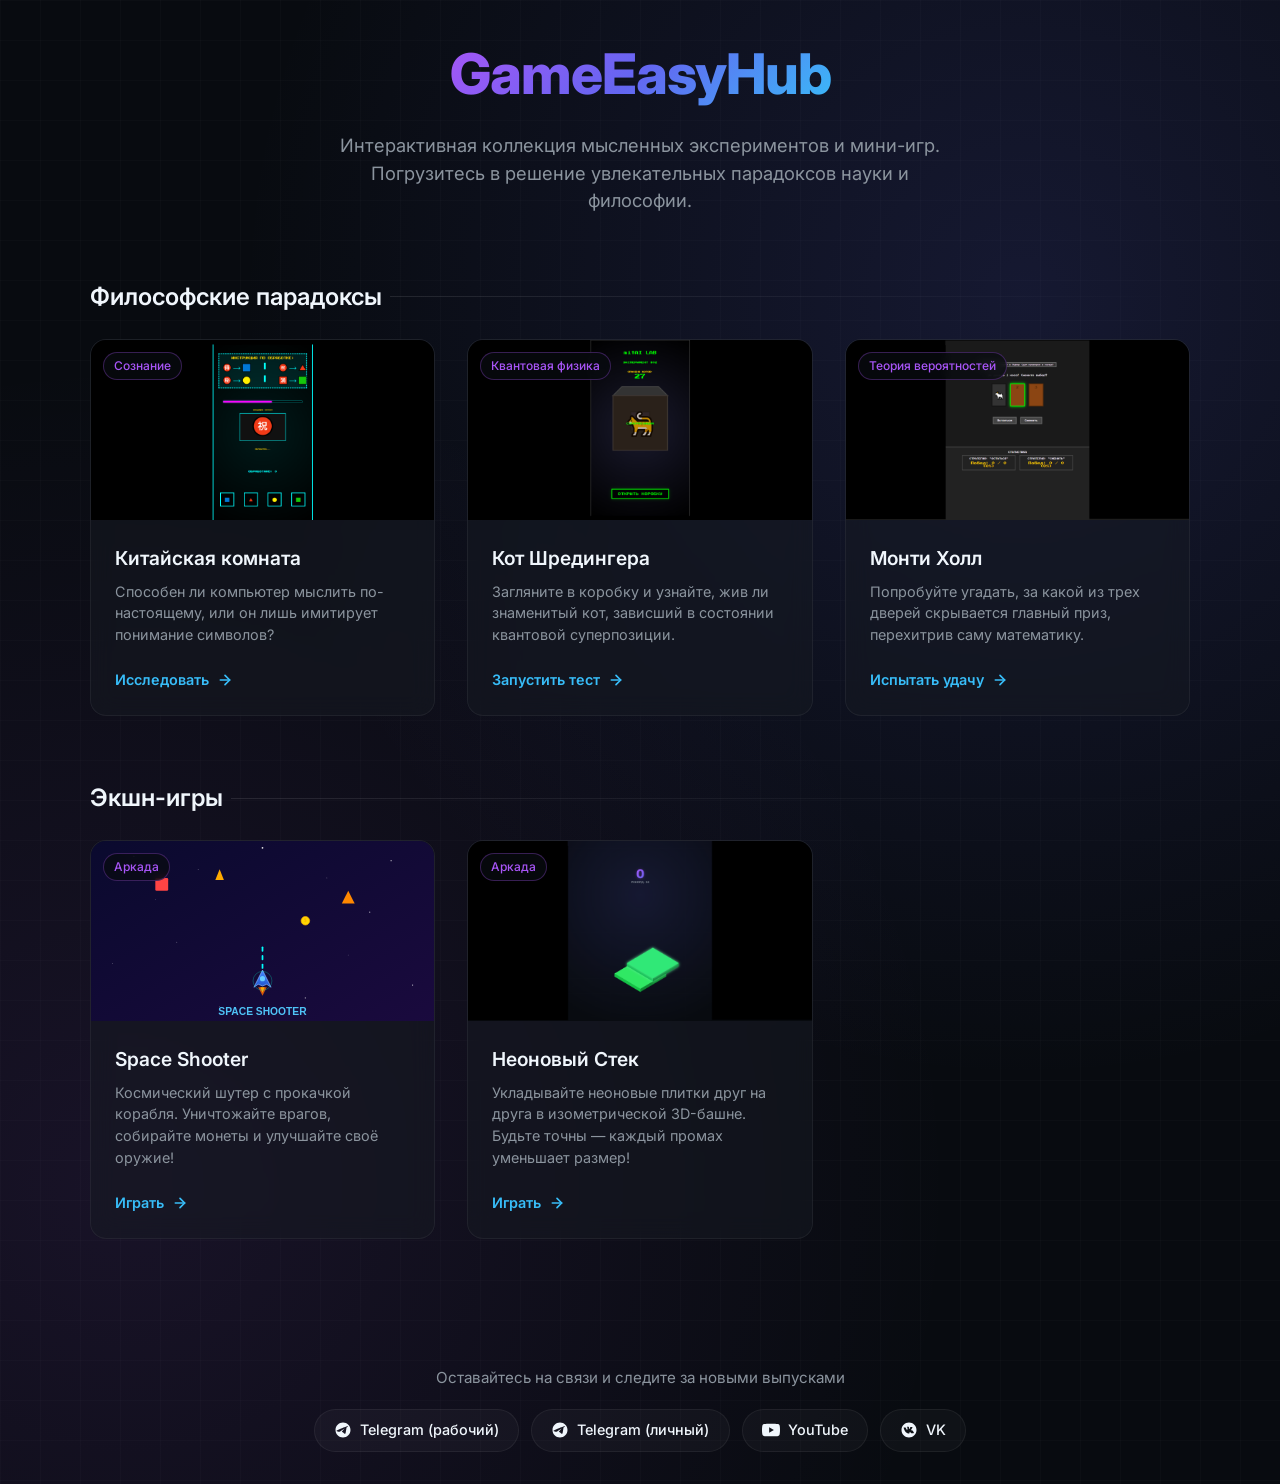
<file: index.html>
<!DOCTYPE html>
<html lang="ru">
<head>
  <meta charset="UTF-8">
  <meta name="viewport" content="width=device-width, initial-scale=1.0">
  <title>GameEasyHub – Мини‑игры</title>
  <link href="https://fonts.googleapis.com/css2?family=Inter:wght@400;500;600;800&display=swap" rel="stylesheet">
  <style>
    :root {
      --bg: #080b10;
      --card-bg: rgba(22, 27, 34, 0.5);
      --card-border: rgba(255, 255, 255, 0.06);
      --text-main: #f0f6fc;
      --text-muted: #8b949e;
      --accent-primary: #58a6ff;
      --accent-gradient: linear-gradient(135deg, #a855f7, #6366f1, #38bdf8);
      --transition: all 0.3s cubic-bezier(0.4, 0, 0.2, 1);
    }

    * {
      box-sizing: border-box;
      margin: 0;
      padding: 0;
    }

    body {
      font-family: 'Inter', sans-serif;
      background-color: var(--bg);
      background-image: 
        radial-gradient(circle at 80% 20%, rgba(99, 102, 241, 0.15), transparent 50%),
        radial-gradient(circle at 10% 80%, rgba(168, 85, 247, 0.1), transparent 50%),
        linear-gradient(rgba(255, 255, 255, 0.015) 1px, transparent 1px),
        linear-gradient(90deg, rgba(255, 255, 255, 0.015) 1px, transparent 1px);
      background-size: 100% 100%, 100% 100%, 40px 40px, 40px 40px;
      color: var(--text-main);
      min-height: 100vh;
      display: flex;
      flex-direction: column;
      justify-content: space-between;
      line-height: 1.5;
      padding: 2rem 1rem;
    }

    /* Стилизация скроллбара */
    ::-webkit-scrollbar {
      width: 8px;
    }
    ::-webkit-scrollbar-track {
      background: var(--bg);
    }
    ::-webkit-scrollbar-thumb {
      background: rgba(255, 255, 255, 0.1);
      border-radius: 4px;
    }
    ::-webkit-scrollbar-thumb:hover {
      background: rgba(255, 255, 255, 0.2);
    }

    .container {
      max-width: 1100px;
      width: 100%;
      margin: 0 auto;
    }

    /* Шапка сайта */
    header {
      text-align: center;
      margin-bottom: 4rem;
    }

    .logo {
      font-size: clamp(2.5rem, 6vw, 3.5rem);
      font-weight: 800;
      letter-spacing: -1px;
      background: var(--accent-gradient);
      -webkit-background-clip: text;
      -webkit-text-fill-color: transparent;
      margin-bottom: 1rem;
      display: inline-block;
    }

    .subtitle {
      color: var(--text-muted);
      font-size: clamp(1rem, 2.5vw, 1.15rem);
      max-width: 600px;
      margin: 0 auto;
    }

    /* Категории и Сетка */
    .category-section {
      margin-bottom: 4rem;
    }

    .category-title {
      font-size: 1.5rem;
      font-weight: 600;
      margin-bottom: 1.5rem;
      display: flex;
      align-items: center;
      gap: 0.5rem;
    }

    .category-title::after {
      content: '';
      flex: 1;
      height: 1px;
      background: linear-gradient(90deg, rgba(255, 255, 255, 0.1), transparent);
    }

    .games-grid {
      display: grid;
      grid-template-columns: repeat(auto-fill, minmax(280px, 1fr));
      gap: 2rem;
    }

    /* Карточка игры */
    .game-card {
      background: var(--card-bg);
      border: 1px solid var(--card-border);
      border-radius: 16px;
      overflow: hidden;
      backdrop-filter: blur(12px);
      -webkit-backdrop-filter: blur(12px);
      transition: var(--transition);
      display: flex;
      flex-direction: column;
    }

    .game-card:hover {
      transform: translateY(-6px);
      border-color: rgba(168, 85, 247, 0.4);
      box-shadow: 0 12px 30px -10px rgba(168, 85, 247, 0.3);
    }

    .game-card a {
      text-decoration: none;
      color: inherit;
      display: flex;
      flex-direction: column;
      height: 100%;
    }

    .image-container {
      position: relative;
      height: 180px;
      overflow: hidden;
      background: #101520;
    }

    .image-container img {
      width: 100%;
      height: 100%;
      object-fit: cover;
      transition: var(--transition);
    }

    .game-card:hover .image-container img {
      transform: scale(1.05);
    }

    /* Ярлык на картинке */
    .badge {
      position: absolute;
      top: 12px;
      left: 12px;
      background: rgba(8, 11, 16, 0.75);
      backdrop-filter: blur(4px);
      padding: 4px 10px;
      border-radius: 20px;
      font-size: 0.75rem;
      font-weight: 500;
      color: #a855f7;
      border: 1px solid rgba(168, 85, 247, 0.3);
    }

    .card-body {
      padding: 1.5rem;
      display: flex;
      flex-direction: column;
      flex-grow: 1;
    }

    .card-title {
      font-size: 1.2rem;
      font-weight: 600;
      margin-bottom: 0.5rem;
      color: var(--text-main);
      transition: var(--transition);
    }

    .game-card:hover .card-title {
      color: #38bdf8;
    }

    .card-desc {
      font-size: 0.9rem;
      color: var(--text-muted);
      margin-bottom: 1.5rem;
      flex-grow: 1;
    }

    .play-label {
      font-size: 0.9rem;
      font-weight: 600;
      color: #38bdf8;
      display: flex;
      align-items: center;
      gap: 0.5rem;
      margin-top: auto;
    }

    .play-label svg {
      transition: var(--transition);
    }

    .game-card:hover .play-label svg {
      transform: translateX(4px);
    }

    /* Социальные сети */
    .social-section {
      text-align: center;
      margin-top: auto;
      padding-top: 4rem;
    }

    .social-section p {
      color: var(--text-muted);
      font-size: 0.95rem;
      margin-bottom: 1.2rem;
    }

    .social-links {
      display: flex;
      flex-wrap: wrap;
      justify-content: center;
      gap: 0.75rem;
    }

    .social-btn {
      display: flex;
      align-items: center;
      gap: 0.5rem;
      background: rgba(255, 255, 255, 0.03);
      border: 1px solid var(--card-border);
      padding: 0.6rem 1.2rem;
      border-radius: 30px;
      color: var(--text-main);
      text-decoration: none;
      font-size: 0.9rem;
      font-weight: 500;
      transition: var(--transition);
    }

    .social-btn svg {
      width: 18px;
      height: 18px;
      fill: currentColor;
    }

    /* Индивидуальные стили при наведении на соц. сети */
    .social-btn.tg-paradox:hover {
      background: rgba(34, 158, 217, 0.15);
      border-color: #229ED9;
      color: #229ED9;
    }
    .social-btn.tg-blog:hover {
      background: rgba(0, 136, 204, 0.15);
      border-color: #0088cc;
      color: #0088cc;
    }
    .social-btn.yt:hover {
      background: rgba(255, 0, 0, 0.15);
      border-color: #ff0000;
      color: #ff0000;
    }
    .social-btn.vk:hover {
      background: rgba(7, 102, 237, 0.15);
      border-color: #0766ed;
      color: #0766ed;
    }

    @media (max-width: 600px) {
      body {
        padding: 1.5rem 0.75rem;
      }
      .games-grid {
        grid-template-columns: 1fr;
      }
    }
  </style>
</head>
<body>
  <div class="container">
    <header>
      <h1 class="logo">GameEasyHub</h1>
      <p class="subtitle">Интерактивная коллекция мысленных экспериментов и мини-игр. Погрузитесь в решение увлекательных парадоксов науки и философии.</p>
    </header>

    <main>
      <section class="category-section">
        <h2 class="category-title">Философские парадоксы</h2>
        
        <div class="games-grid">
          <!-- Карточка 1 -->
          <div class="game-card">
            <a href="paradox_game/Китайская комната.html" target="_blank">
              <div class="image-container">
                <span class="badge">Сознание</span>
                <img src="img/chinese_room.png" alt="Китайская комната">
              </div>
              <div class="card-body">
                <h3 class="card-title">Китайская комната</h3>
                <p class="card-desc">Способен ли компьютер мыслить по-настоящему, или он лишь имитирует понимание символов?</p>
                <span class="play-label">
                  Исследовать
                  <svg width="16" height="16" viewBox="0 0 24 24" fill="none" stroke="currentColor" stroke-width="2.5" stroke-linecap="round" stroke-linejoin="round"><line x1="5" y1="12" x2="19" y2="12"></line><polyline points="12 5 19 12 12 19"></polyline></svg>
                </span>
              </div>
            </a>
          </div>

          <!-- Карточка 2 -->
          <div class="game-card">
            <a href="paradox_game/Кот Шредингера.html" target="_blank">
              <div class="image-container">
                <span class="badge">Квантовая физика</span>
                <img src="img/schrodinger_cat.png" alt="Кот Шредингера">
              </div>
              <div class="card-body">
                <h3 class="card-title">Кот Шредингера</h3>
                <p class="card-desc">Загляните в коробку и узнайте, жив ли знаменитый кот, зависший в состоянии квантовой суперпозиции.</p>
                <span class="play-label">
                  Запустить тест
                  <svg width="16" height="16" viewBox="0 0 24 24" fill="none" stroke="currentColor" stroke-width="2.5" stroke-linecap="round" stroke-linejoin="round"><line x1="5" y1="12" x2="19" y2="12"></line><polyline points="12 5 19 12 12 19"></polyline></svg>
                </span>
              </div>
            </a>
          </div>

          <!-- Карточка 3 -->
          <div class="game-card">
            <a href="paradox_game/Монти Холл.html" target="_blank">
              <div class="image-container">
                <span class="badge">Теория вероятностей</span>
                <img src="img/monty_hall.png" alt="Монти Холл">
              </div>
              <div class="card-body">
                <h3 class="card-title">Монти Холл</h3>
                <p class="card-desc">Попробуйте угадать, за какой из трех дверей скрывается главный приз, перехитрив саму математику.</p>
                <span class="play-label">
                  Испытать удачу
                  <svg width="16" height="16" viewBox="0 0 24 24" fill="none" stroke="currentColor" stroke-width="2.5" stroke-linecap="round" stroke-linejoin="round"><line x1="5" y1="12" x2="19" y2="12"></line><polyline points="12 5 19 12 12 19"></polyline></svg>
                </span>
              </div>
            </a>
          </div>
        </div>
      </section>

      <section class="category-section">
        <h2 class="category-title">Экшн-игры</h2>
        
        <div class="games-grid">
          <!-- Карточка Space Shooter -->
          <div class="game-card">
            <a href="space_shooter/index.html" target="_blank">
              <div class="image-container">
                <span class="badge">Аркада</span>
                <img src="img/space_shooter.svg" alt="Space Shooter">
              </div>
              <div class="card-body">
                <h3 class="card-title">Space Shooter</h3>
                <p class="card-desc">Космический шутер с прокачкой корабля. Уничтожайте врагов, собирайте монеты и улучшайте своё оружие!</p>
                <span class="play-label">
                  Играть
                  <svg width="16" height="16" viewBox="0 0 24 24" fill="none" stroke="currentColor" stroke-width="2.5" stroke-linecap="round" stroke-linejoin="round"><line x1="5" y1="12" x2="19" y2="12"></line><polyline points="12 5 19 12 12 19"></polyline></svg>
                </span>
              </div>
            </a>
          </div>
          <!-- Карточка Стек -->
          <div class="game-card">
            <a href="simple_game/Стек.html" target="_blank">
              <div class="image-container">
                <span class="badge">Аркада</span>
                <img src="img/stak.png" alt="Неоновый Стек">
              </div>
              <div class="card-body">
                <h3 class="card-title">Неоновый Стек</h3>
                <p class="card-desc">Укладывайте неоновые плитки друг на друга в изометрической 3D-башне. Будьте точны — каждый промах уменьшает размер!</p>
                <span class="play-label">
                  Играть
                  <svg width="16" height="16" viewBox="0 0 24 24" fill="none" stroke="currentColor" stroke-width="2.5" stroke-linecap="round" stroke-linejoin="round"><line x1="5" y1="12" x2="19" y2="12"></line><polyline points="12 5 19 12 12 19"></polyline></svg>
                </span>
              </div>
            </a>
          </div>
        </div>
      </section>
    </main>

    <footer class="social-section">
      <p>Оставайтесь на связи и следите за новыми выпусками</p>
      <div class="social-links">
        <a href="https://t.me/mitAI_official" target="_blank" class="social-btn tg-paradox">
          <!-- Иконка Telegram -->
          <svg viewBox="0 0 24 24"><path d="M12 2C6.48 2 2 6.48 2 12s4.48 10 10 10 10-4.48 10-10S17.52 2 12 2zm4.64 6.8c-.15 1.58-.8 5.42-1.13 7.19-.14.75-.42 1-.68 1.03-.58.05-1.02-.38-1.58-.75-.88-.58-1.38-.94-2.23-1.5-.99-.65-.35-1.01.22-1.59.15-.15 2.71-2.48 2.76-2.69.01-.03.01-.14-.07-.2-.08-.06-.19-.04-.27-.02-.11.02-1.93 1.23-5.46 3.62-.51.35-.98.53-1.39.51-.46-.01-1.35-.26-2.01-.48-.81-.27-1.46-.42-1.4-.88.03-.24.38-.49 1.04-.74 4.07-1.77 6.79-2.94 8.16-3.5 3.89-1.61 4.7-1.89 5.23-1.9.11 0 .37.03.54.17.14.12.18.28.2.45-.02.07-.02.19-.02.26z"/></svg>
          Telegram (рабочий)
        </a>
        <a href="https://t.me/lingvoaichanel" target="_blank" class="social-btn tg-blog">
          <!-- Иконка Telegram -->
          <svg viewBox="0 0 24 24"><path d="M12 2C6.48 2 2 6.48 2 12s4.48 10 10 10 10-4.48 10-10S17.52 2 12 2zm4.64 6.8c-.15 1.58-.8 5.42-1.13 7.19-.14.75-.42 1-.68 1.03-.58.05-1.02-.38-1.58-.75-.88-.58-1.38-.94-2.23-1.5-.99-.65-.35-1.01.22-1.59.15-.15 2.71-2.48 2.76-2.69.01-.03.01-.14-.07-.2-.08-.06-.19-.04-.27-.02-.11.02-1.93 1.23-5.46 3.62-.51.35-.98.53-1.39.51-.46-.01-1.35-.26-2.01-.48-.81-.27-1.46-.42-1.4-.88.03-.24.38-.49 1.04-.74 4.07-1.77 6.79-2.94 8.16-3.5 3.89-1.61 4.7-1.89 5.23-1.9.11 0 .37.03.54.17.14.12.18.28.2.45-.02.07-.02.19-.02.26z"/></svg>
          Telegram (личный)
        </a>
        <a href="https://www.youtube.com/@mitAI_official" target="_blank" class="social-btn yt">
          <!-- Иконка YouTube -->
          <svg viewBox="0 0 24 24"><path d="M23.498 6.163a3.003 3.003 0 0 0-2.11-2.11C19.517 3.545 12 3.545 12 3.545s-7.516 0-9.387.507a3.003 3.003 0 0 0-2.11 2.11C0 8.033 0 12 0 12s0 3.967.502 5.837a3.003 3.003 0 0 0 2.11 2.11c1.871.507 9.387.507 9.387.507s7.517 0 9.387-.507a3.003 3.003 0 0 0 2.11-2.11C24 15.967 24 12 24 12s0-3.967-.502-5.837zM9.545 15.568V8.432L15.818 12l-6.273 3.568z"/></svg>
          YouTube
        </a>
        <a href="https://vk.com/mitai_official" target="_blank" class="social-btn vk">
          <!-- Иконка VK -->
          <svg viewBox="0 0 24 24"><path d="M22 12c0-5.52-4.48-10-10-10S2 6.48 2 12s4.48 10 10 10 10-4.48 10-10zm-3.66 3.16c.15.28.15.52 0 .76-.15.2-.5.36-1.02.36h-1.63c-.47 0-.87-.14-1.08-.41-.45-.55-.99-1.32-1.34-1.32-.15 0-.29.07-.37.21-.13.25-.13.68-.13.97v.29c0 .4-.14.54-.83.54h-.78c-1.68 0-3.15-.99-4.14-2.48-1.49-2.22-2.11-4.72-2.11-4.99 0-.23.09-.44.49-.44h1.64c.36 0 .49.16.58.4.3.73.81 1.93 1.41 2.45.18.16.36.27.53.27.1 0 .19-.03.26-.1.2-.21.2-1.12.2-1.54v-.83c0-.62-.18-.89-.73-.89-.28 0-.36-.05-.24-.26.2-.35.68-.58 1.25-.58h.98c.52 0 .66.27.66.75v1.65c0 .18 0 .39.06.51.13.25.43.32.55.21.36-.32.84-1.49 1.15-2.25.13-.3.35-.43.72-.43h1.64c.48 0 .58.24.48.57-.2.62-.97 2.06-1.55 2.76-.17.21-.22.35-.04.53.13.13.57.56.87.9.56.63 1 .13 1.34.63z"/></svg>
          VK
        </a>
      </div>
    </footer>
  </div>
</body>
</html>
</file>
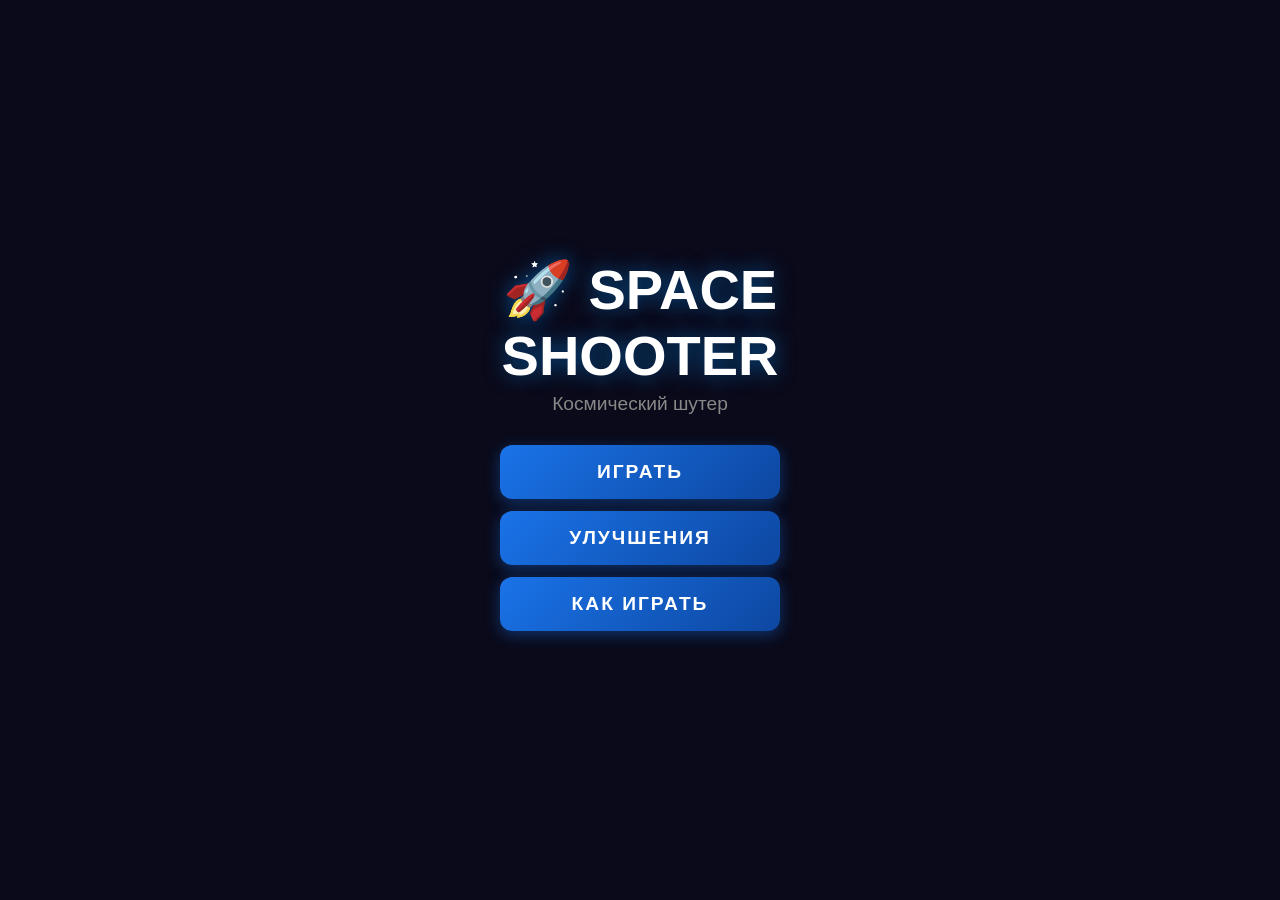
<file: space_shooter/index.html>
<!DOCTYPE html>
<html lang="ru">
<head>
    <meta charset="UTF-8">
    <meta name="viewport" content="width=device-width, initial-scale=1.0, user-scalable=no, maximum-scale=1.0">
    <title>Space Shooter</title>
    <link rel="stylesheet" href="style.css">
</head>
<body>
    <div id="game-wrapper">
        <!-- Меню -->
        <div id="menu-screen" class="screen active">
            <div class="menu-content">
                <h1>🚀 SPACE SHOOTER</h1>
                <p class="subtitle">Космический шутер</p>
                <button class="btn" id="btn-play">ИГРАТЬ</button>
                <button class="btn" id="btn-upgrades">УЛУЧШЕНИЯ</button>
                <button class="btn" id="btn-howto">КАК ИГРАТЬ</button>
            </div>
        </div>

        <!-- Экран улучшений -->
        <div id="upgrades-screen" class="screen">
            <div class="menu-content">
                <h2>🔧 УЛУЧШЕНИЯ</h2>
                <div id="coins-display">⭐ <span id="coins-count">0</span></div>
                <div id="upgrades-list">
                    <div class="upgrade-item" data-upgrade="speed">
                        <span class="upgrade-name">🚀 Скорость</span>
                        <span class="upgrade-level">Ур. <span id="upgrade-speed">1</span></span>
                        <span class="upgrade-cost">💰 <span id="cost-speed">100</span></span>
                        <button class="btn-small" onclick="buyUpgrade('speed')">Купить</button>
                    </div>
                    <div class="upgrade-item" data-upgrade="damage">
                        <span class="upgrade-name">💥 Урон</span>
                        <span class="upgrade-level">Ур. <span id="upgrade-damage">1</span></span>
                        <span class="upgrade-cost">💰 <span id="cost-damage">150</span></span>
                        <button class="btn-small" onclick="buyUpgrade('damage')">Купить</button>
                    </div>
                    <div class="upgrade-item" data-upgrade="fireRate">
                        <span class="upgrade-name">🔫 Скорострельность</span>
                        <span class="upgrade-level">Ур. <span id="upgrade-fireRate">1</span></span>
                        <span class="upgrade-cost">💰 <span id="cost-fireRate">200</span></span>
                        <button class="btn-small" onclick="buyUpgrade('fireRate')">Купить</button>
                    </div>
                    <div class="upgrade-item" data-upgrade="shield">
                        <span class="upgrade-name">🛡️ Щит</span>
                        <span class="upgrade-level">Ур. <span id="upgrade-shield">0</span></span>
                        <span class="upgrade-cost">💰 <span id="cost-shield">300</span></span>
                        <button class="btn-small" onclick="buyUpgrade('shield')">Купить</button>
                    </div>
                    <div class="upgrade-item" data-upgrade="multiShot">
                        <span class="upgrade-name">✨ Мультивыстрел</span>
                        <span class="upgrade-level">Ур. <span id="upgrade-multiShot">1</span></span>
                        <span class="upgrade-cost">💰 <span id="cost-multiShot">500</span></span>
                        <button class="btn-small" onclick="buyUpgrade('multiShot')">Купить</button>
                    </div>
                </div>
                <button class="btn back-btn" onclick="showMenu()">НАЗАД</button>
            </div>
        </div>

        <!-- Экран "Как играть" -->
        <div id="howto-screen" class="screen">
            <div class="menu-content">
                <h2>📖 КАК ИГРАТЬ</h2>
                <div class="howto-text">
                    <p>🖥️ <b>ПК:</b> WASD / Стрелки — движение, Пробел — стрельба</p>
                    <p>📱 <b>Мобильные:</b> Коснись экрана — корабль следует за пальцем, стрельба авто</p>
                    <p>🎯 Уничтожай врагов, собирай монеты и прокачивай корабль!</p>
                    <p>⭐ За каждого врага дают монеты</p>
                    <p>📈 С каждым уровнем враги становятся сильнее</p>
                    <p>💀 3 жизни — не дай врагам прорваться!</p>
                </div>
                <button class="btn back-btn" onclick="showMenu()">НАЗАД</button>
            </div>
        </div>

        <!-- Экран игры -->
        <div id="game-screen" class="screen">
            <canvas id="gameCanvas"></canvas>
            <div id="game-hud">
                <div id="hud-level">Уровень: <span id="level-display">1</span></div>
                <div id="hud-score">⭐ <span id="score-display">0</span></div>
                <div id="hud-lives">❤️ <span id="lives-display">3</span></div>
                <div id="hud-weapon">🔫 <span id="weapon-display">Обычный</span></div>
            </div>
        </div>

        <!-- Game Over -->
        <div id="gameover-screen" class="screen">
            <div class="menu-content">
                <h2>💀 ИГРА ОКОНЧЕНА</h2>
                <p>Счёт: <span id="final-score">0</span></p>
                <p>Уровень: <span id="final-level">1</span></p>
                <p>Заработано монет: +<span id="final-coins">0</span></p>
                <button class="btn" onclick="restartGame()">ЗАНОВО</button>
                <button class="btn back-btn" onclick="showMenu()">МЕНЮ</button>
            </div>
        </div>
    </div>

    <script src="game.js"></script>
</body>
</html>
</file>
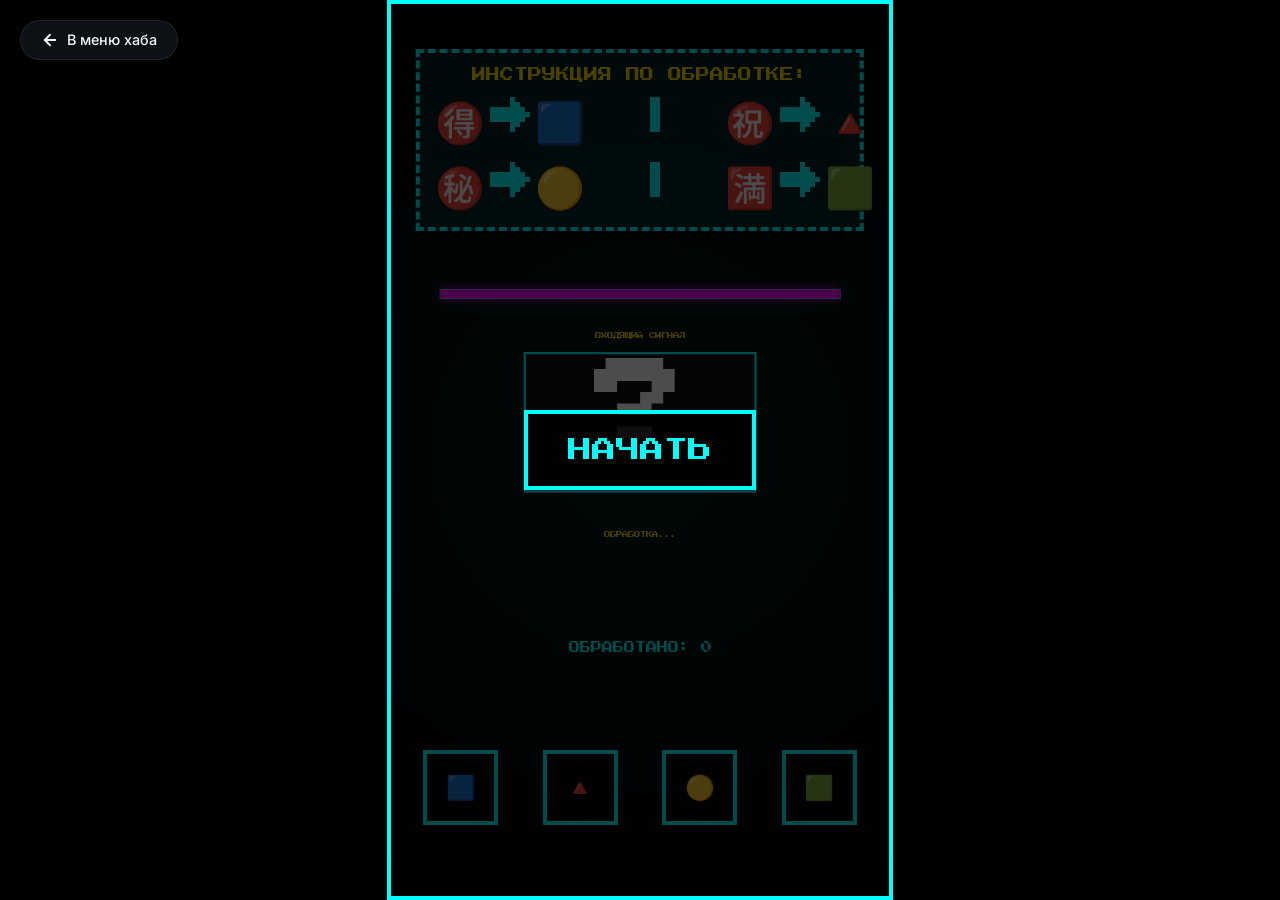
<file: paradox_game/Китайская комната.html>
<!DOCTYPE html>
<html lang="ru">
<head>
    <meta charset="UTF-8">
    <meta name="viewport" content="width=device-width, initial-scale=1.0, maximum-scale=1.0, user-scalable=no">
    <title>Китайская Комната | mitAI Lab</title>
    <!-- Подключение шрифтов: Press Start 2P для ретро-стиля игры и Inter для кнопки хаба -->
    <link href="https://fonts.googleapis.com/css2?family=Press+Start+2P&family=Inter:wght@400;500;600;800&display=swap" rel="stylesheet">
    <script src="https://cdnjs.cloudflare.com/ajax/libs/gsap/3.12.2/gsap.min.js"></script>
    <style>
        body, html {
            margin: 0; padding: 0; width: 100%; height: 100%;
            background-color: #000; color: #fff;
            display: flex; justify-content: center; align-items: center;
            overflow: hidden; font-family: 'Press Start 2P', cursive;
        }
        #game-container {
            width: 100vw; height: 100vh;
            max-width: 56.25vh; /* 9:16 ratio */
            max-height: 177.77vw;
            background: radial-gradient(circle, #001a1a 0%, #000 100%);
            position: relative; border: 4px solid #00ffff;
            box-sizing: border-box; display: flex; flex-direction: column;
            overflow: hidden;
        }
        svg { width: 100%; height: 100%; display: block; }
        
        .btn-group {
            position: absolute; bottom: 8%; width: 100%;
            display: flex; justify-content: space-around; padding: 0 10px;
            box-sizing: border-box; z-index: 20;
        }
        .symbol-btn {
            width: 75px; height: 75px;
            font-size: 24px; background: rgba(0,0,0,0.8);
            border: 4px solid #00ffff; color: #00ffff;
            cursor: pointer; font-family: 'Press Start 2P', cursive;
            display: flex; justify-content: center; align-items: center;
            transition: all 0.1s;
        }
        .symbol-btn:active { background: #00ffff; color: #000; }
        
        #manual {
            position: absolute; top: 5%; left: 50%; transform: translateX(-50%);
            width: 90%; background: rgba(0, 255, 255, 0.1);
            border: 4px dashed #00ffff; padding: 15px;
            color: #00ffff; text-align: center; pointer-events: none;
            z-index: 100; box-sizing: border-box;
        }
        .manual-title { font-size: 14px; margin-bottom: 15px; color: #ffd700; display: block; }
        .manual-row { font-size: 40px; margin-top: 15px; display: block; white-space: nowrap; letter-spacing: 5px; }
        
        #timer-container {
            position: absolute; top: 32%; left: 50%; transform: translateX(-50%);
            width: 80%; height: 8px; border: 1px solid #00ffff;
            background: rgba(0,0,0,0.5); z-index: 40;
        }
        #timer-bar {
            width: 100%; height: 100%; background: #ff00ff;
            box-shadow: 0 0 10px #ff00ff; transform-origin: left;
        }

        .status-text { fill: #00ffff; font-size: 24px; text-anchor: middle; }
        .instruction-text { fill: #ffd700; font-size: 14px; text-anchor: middle; }
        
        #start-overlay, #overlay {
            position: absolute; top: 0; left: 0; width: 100%; height: 100%;
            background: rgba(0,0,0,0.85); display: flex;
            flex-direction: column; justify-content: center; align-items: center;
            z-index: 150; text-align: center; padding: 20px; box-sizing: border-box;
        }
        #start-overlay { z-index: 140; background: rgba(0,0,0,0.7); }
        
        .glitch { filter: url(#glitch-filter); }
        
        @media (max-width: 400px) {
            .manual-row { font-size: 28px; }
            .symbol-btn { width: 60px; height: 60px; font-size: 20px; }
        }

        /* Полностью изолированные стили кнопки назад (как в Стеке) */
        .back-btn {
            all: unset !important;
            box-sizing: border-box !important;
            position: absolute !important;
            top: 20px !important;
            left: 20px !important;
            display: inline-flex !important;
            align-items: center !important;
            justify-content: center !important;
            gap: 8px !important;
            background: rgba(22, 27, 34, 0.6) !important;
            border: 1px solid rgba(255, 255, 255, 0.08) !important;
            padding: 10px 20px !important;
            border-radius: 30px !important;
            color: #f0f6fc !important;
            text-decoration: none !important;
            font-family: 'Inter', -apple-system, BlinkMacSystemFont, sans-serif !important;
            font-size: 14.4px !important;
            font-weight: 500 !important;
            backdrop-filter: blur(10px) !important;
            -webkit-backdrop-filter: blur(10px) !important;
            transition: all 0.3s cubic-bezier(0.4, 0, 0.2, 1) !important;
            z-index: 99999 !important;
            cursor: pointer !important;
            line-height: 1 !important;
        }

        .back-btn:hover {
            border-color: rgba(168, 85, 247, 0.5) !important;
            box-shadow: 0 0 15px rgba(168, 85, 247, 0.2) !important;
            transform: translateX(-3px) !important;
            color: #ffffff !important;
        }

        .back-btn svg {
            all: unset !important;
            box-sizing: border-box !important;
            width: 18px !important;
            height: 18px !important;
            stroke: currentColor !important;
            fill: none !important;
            stroke-width: 2.5 !important;
            stroke-linecap: round !important;
            stroke-linejoin: round !important;
            transition: all 0.3s cubic-bezier(0.4, 0, 0.2, 1) !important;
            flex-shrink: 0 !important;
            display: block !important;
        }
    </style>
</head>
<body>

    <!-- Кнопка возврата в хаб -->
    <a href="../index.html" class="back-btn">
        <svg viewBox="0 0 24 24">
            <line x1="19" y1="12" x2="5" y2="12"></line>
            <polyline points="12 19 5 12 12 5"></polyline>
        </svg>
        В меню хаба
    </a>

    <div id="game-container">
        <div id="manual">
            <span class="manual-title">ИНСТРУКЦИЯ ПО ОБРАБОТКЕ:</span>
            <span class="manual-row">🉐&rarr;🟦 | ㊗️&rarr;🔺</span>
            <span class="manual-row">㊙️&rarr;🟡 | 🈵&rarr;🟩</span>
        </div>

        <div id="timer-container">
            <div id="timer-bar"></div>
        </div>

        <div id="start-overlay">
            <button class="symbol-btn" style="width: auto; padding: 0 40px; font-size: 24px; height: 80px;" onclick="startGame()">НАЧАТЬ</button>
        </div>

        <svg viewBox="0 0 1080 1920" xmlns="http://www.w3.org/2000/svg">
            <defs>
                <filter id="glitch-filter">
                    <feFlood flood-color="cyan" result="flood1" />
                    <feFlood flood-color="magenta" result="flood2" />
                    <feOffset in="SourceGraphic" dx="3" dy="0" result="off1" />
                    <feOffset in="SourceGraphic" dx="-3" dy="0" result="off2" />
                </filter>
            </defs>

            <!-- Move content lower to make room for timer -->
            <rect x="290" y="750" width="500" height="300" fill="#111" stroke="#00ffff" stroke-width="5" />
            <text id="incoming-symbol" x="540" y="960" font-size="200" text-anchor="middle" fill="#fff">?</text>
            
            <text x="540" y="720" class="instruction-text">ВХОДЯЩИЙ СИГНАЛ</text>
            <text x="540" y="1150" class="instruction-text">ОБРАБОТКА...</text>
            <text x="540" y="1400" class="status-text" id="score-text">ОБРАБОТАНО: 0</text>
        </svg>

        <div class="btn-group">
            <button class="symbol-btn" onclick="check('blue')">🟦</button>
            <button class="symbol-btn" onclick="check('triangle')">🔺</button>
            <button class="symbol-btn" onclick="check('circle')">🟡</button>
            <button class="symbol-btn" onclick="check('square')">🟩</button>
        </div>

        <div id="overlay" style="display: none;">
            <h2 id="result-title" style="color: #ff00ff; margin-bottom: 20px; font-size: 18px;">СИСТЕМА ОСТАНОВЛЕНА</h2>
            <p id="result-desc" style="font-size: 14px; line-height: 1.6; margin-bottom: 30px;"></p>
            <button class="symbol-btn" style="width: auto; padding: 0 20px; font-size: 16px; height: 50px;" onclick="location.reload()">RESTART</button>
        </div>
    </div>

    <script>
        const symbols = [
            { char: '🉐', key: 'blue' },
            { char: '㊗️', key: 'triangle' },
            { char: '㊙️', key: 'circle' },
            { char: '🈵', key: 'square' }
        ];

        let currentSymbol = null;
        let score = 0;
        let gameActive = false;
        let initialTime = 4000;
        let timePerSymbol = initialTime;
        let timer = null;
        let timerAnim = null;

        const display = document.getElementById('incoming-symbol');
        const scoreDisplay = document.getElementById('score-text');
        const overlay = document.getElementById('overlay');
        const startOverlay = document.getElementById('start-overlay');
        const resTitle = document.getElementById('result-title');
        const resDesc = document.getElementById('result-desc');
        const timerBar = document.getElementById('timer-bar');

        function startGame() {
            startOverlay.style.display = 'none';
            gameActive = true;
            next();
        }

        function next() {
            if (!gameActive) return;
            
            currentSymbol = symbols[Math.floor(Math.random() * symbols.length)];
            display.textContent = currentSymbol.char;
            
            gsap.fromTo(display, { scale: 0, opacity: 0 }, { scale: 1, opacity: 1, duration: 0.3, ease: "back.out" });

            if (timerAnim) timerAnim.kill();
            gsap.set(timerBar, { scaleX: 1 });
            timerAnim = gsap.to(timerBar, { scaleX: 0, duration: timePerSymbol / 1000, ease: "none" });

            clearTimeout(timer);
            timer = setTimeout(() => gameOver("ВРЕМЯ ИСТЕКЛО"), timePerSymbol);
        }

        function check(key) {
            if (!gameActive) return;

            if (key === currentSymbol.key) {
                score++;
                scoreDisplay.textContent = `ОБРАБОТАНО: ${score}`;
                timePerSymbol = Math.max(800, initialTime - (score * 100));
                
                gsap.to(display, { color: "#00ff00", duration: 0.1, yoyo: true, repeat: 1 });
                next();
            } else {
                gameOver("ТЕСТ ТЬЮРИНГА ПРОВАЛЕН");
            }
        }

        function gameOver(reason) {
            gameActive = false;
            clearTimeout(timer);
            if (timerAnim) timerAnim.kill();
            
            overlay.style.display = 'flex';
            resTitle.textContent = reason;
            
            resDesc.textContent = score > 0 ? 
                `Вы идеально обработали ${score} запросов на языке, который не знаете. Снаружи все уверены, что вы разумны. Но вы-то знаете правду...` :
                "Вы не следовали инструкциям. Тест провален.";
        }
    </script>
</body>
</html>
</file>
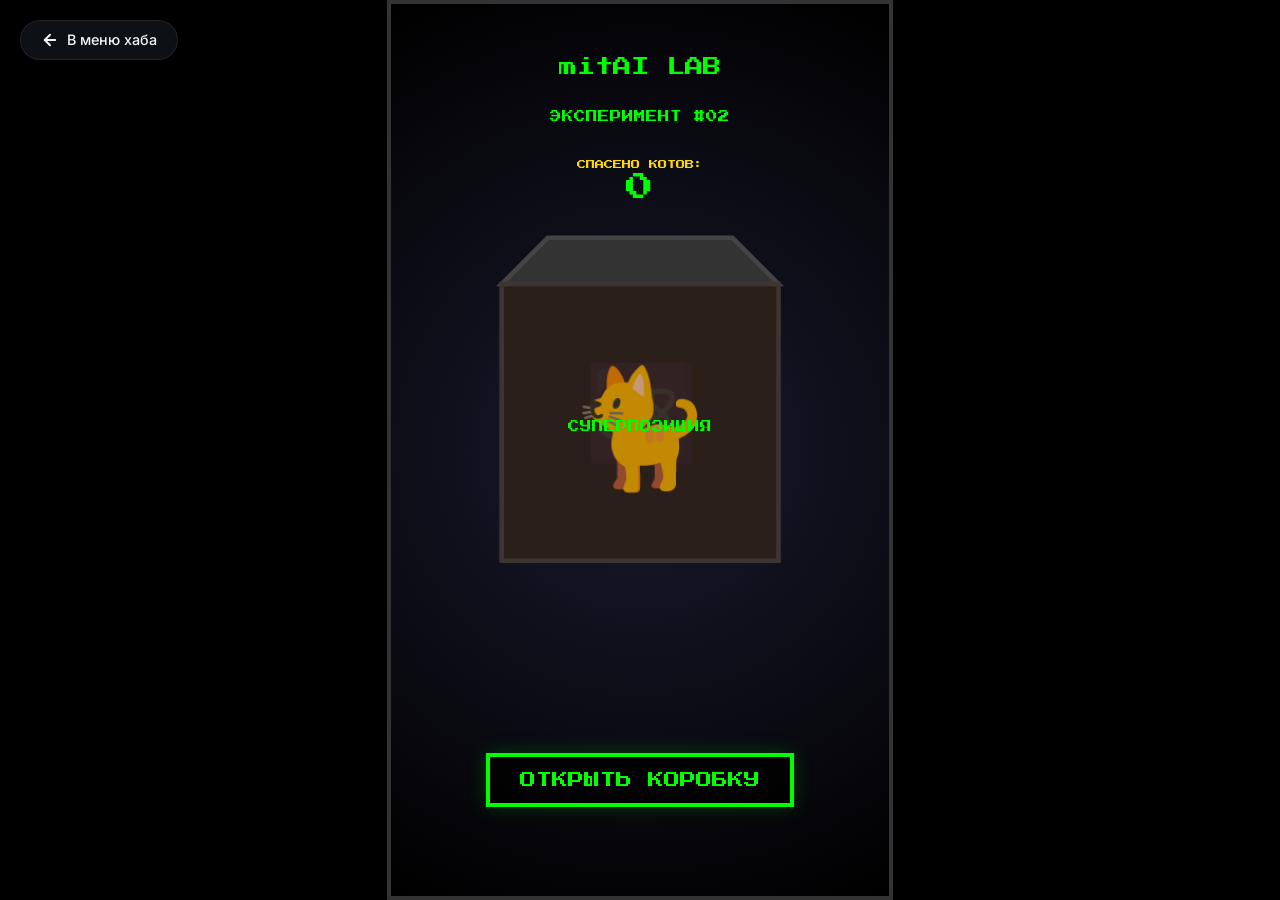
<file: paradox_game/Кот Шредингера.html>
<!DOCTYPE html>
<html lang="ru">
<head>
    <meta charset="UTF-8">
    <meta name="viewport" content="width=device-width, initial-scale=1.0">
    <title>Кот Шрёдингера | mitAI Lab</title>
    <!-- Подключение шрифтов: Press Start 2P для ретро-стиля игры и Inter для кнопки хаба -->
    <link href="https://fonts.googleapis.com/css2?family=Press+Start+2P&family=Inter:wght@400;500;600;800&display=swap" rel="stylesheet">
    <script src="https://cdnjs.cloudflare.com/ajax/libs/gsap/3.12.2/gsap.min.js"></script>
    <style>
        body, html {
            margin: 0; padding: 0; width: 100%; height: 100%;
            background-color: #000; color: #fff;
            display: flex; justify-content: center; align-items: center;
            overflow: hidden; font-family: 'Press Start 2P', cursive;
        }
        #game-container {
            width: 100vw; height: 100vh;
            max-width: 56.25vh; /* 9:16 ratio */
            max-height: 177.77vw;
            background: radial-gradient(circle, #1a1a2e 0%, #000 100%);
            position: relative; border: 4px solid #333;
            box-sizing: border-box;
        }
        #flash-overlay {
            position: absolute; top: 0; left: 0; width: 100%; height: 100%;
            background: #fff; opacity: 0; pointer-events: none; z-index: 10;
        }
        svg { width: 100%; height: 100%; display: block; }
        .btn {
            position: absolute; bottom: 10%; left: 50%;
            transform: translateX(-50%);
            padding: 15px 30px; font-family: 'Press Start 2P', cursive;
            font-size: 16px; color: #00ff00; background: rgba(0,0,0,0.8);
            border: 4px solid #00ff00; cursor: pointer;
            box-shadow: 0 0 20px rgba(0,255,0,0.2);
            transition: all 0.2s; z-index: 20;
            white-space: nowrap;
        }
        .btn:hover { background: #00ff00; color: #000; box-shadow: 0 0 40px #00ff00; }
        .btn:disabled { border-color: #444; color: #444; cursor: default; box-shadow: none; }
        
        #tg-link {
            display: none; position: absolute; bottom: 2%; left: 50%;
            transform: translateX(-50%); color: #0088cc; text-decoration: none;
            font-size: 10px; text-align: center; z-index: 20; width: 90%;
        }
        .status-tag { fill: #00ff00; font-size: 25px; text-anchor: middle; }
        .counter-text { fill: #ffd700; font-size: 20px; text-anchor: middle; }
        .glitch { filter: url(#glitch-filter); }

        /* Полностью изолированные стили кнопки назад (как в Стеке) */
        .back-btn {
            all: unset !important;
            box-sizing: border-box !important;
            position: absolute !important;
            top: 20px !important;
            left: 20px !important;
            display: inline-flex !important;
            align-items: center !important;
            justify-content: center !important;
            gap: 8px !important;
            background: rgba(22, 27, 34, 0.6) !important;
            border: 1px solid rgba(255, 255, 255, 0.08) !important;
            padding: 10px 20px !important;
            border-radius: 30px !important;
            color: #f0f6fc !important;
            text-decoration: none !important;
            font-family: 'Inter', -apple-system, BlinkMacSystemFont, sans-serif !important;
            font-size: 14.4px !important;
            font-weight: 500 !important;
            backdrop-filter: blur(10px) !important;
            -webkit-backdrop-filter: blur(10px) !important;
            transition: all 0.3s cubic-bezier(0.4, 0, 0.2, 1) !important;
            z-index: 99999 !important;
            cursor: pointer !important;
            line-height: 1 !important;
        }

        .back-btn:hover {
            border-color: rgba(168, 85, 247, 0.5) !important;
            box-shadow: 0 0 15px rgba(168, 85, 247, 0.2) !important;
            transform: translateX(-3px) !important;
            color: #ffffff !important;
        }

        .back-btn svg {
            all: unset !important;
            box-sizing: border-box !important;
            width: 18px !important;
            height: 18px !important;
            stroke: currentColor !important;
            fill: none !important;
            stroke-width: 2.5 !important;
            stroke-linecap: round !important;
            stroke-linejoin: round !important;
            transition: all 0.3s cubic-bezier(0.4, 0, 0.2, 1) !important;
            flex-shrink: 0 !important;
            display: block !important;
        }
    </style>
</head>
<body>

    <!-- Кнопка возврата в хаб -->
    <a href="../index.html" class="back-btn">
        <svg viewBox="0 0 24 24">
            <line x1="19" y1="12" x2="5" y2="12"></line>
            <polyline points="12 19 5 12 12 5"></polyline>
        </svg>
        В меню хаба
    </a>

    <div id="game-container">
        <div id="flash-overlay"></div>
        <svg viewBox="0 0 1080 1920" xmlns="http://www.w3.org/2000/svg">
            <defs>
                <filter id="glitch-filter">
                    <feFlood flood-color="red" result="flood1" />
                    <feFlood flood-color="blue" result="flood2" />
                    <feOffset in="SourceGraphic" dx="3" dy="0" result="off1" />
                    <feOffset in="SourceGraphic" dx="-3" dy="0" result="off2" />
                </filter>
            </defs>

            <!-- Title -->
            <text x="540" y="150" class="status-tag" fill="#ffd700" style="font-size: 40px;">mitAI LAB</text>
            <text x="540" y="250" class="status-tag" fill="#aaa">ЭКСПЕРИМЕНТ #02</text>
            
            <!-- Global Counter -->
            <g id="counter-group" transform="translate(540, 350)">
                <text class="counter-text">СПАСЕНО КОТОВ:</text>
                <text id="saved-count" y="70" class="status-tag" style="font-size: 60px;">0</text>
            </g>

            <!-- The Box -->
            <g id="box-group" transform="translate(240, 600)">
                <rect width="600" height="600" fill="#222" stroke="#444" stroke-width="10" />
                <path d="M0 0 L600 0 L500 -100 L100 -100 Z" fill="#333" stroke="#444" stroke-width="10" />
                <text x="300" y="350" font-size="200" text-anchor="middle" opacity="0.1" fill="#fff">⚛️</text>
                
                <!-- The Cat states -->
                <g id="cat-superposition">
                    <text id="cat-alive" x="300" y="400" font-size="250" text-anchor="middle">🐈</text>
                    <text id="cat-dead" x="300" y="400" font-size="250" text-anchor="middle" opacity="0">💀</text>
                </g>
                
                <!-- Front cover with X-RAY (opacity: 0.3) -->
                <rect id="box-cover" width="600" height="600" fill="#3d1e07" stroke="#2a1506" stroke-width="10" opacity="0.3" />
                <text id="box-label" x="300" y="320" class="status-tag" fill="#ffd700">СУПЕРПОЗИЦИЯ</text>
            </g>

            <!-- Result Message -->
            <text id="result-msg" x="540" y="1350" class="status-tag" opacity="0" style="font-size: 40px;"></text>
        </svg>

        <button id="main-btn" class="btn" onclick="collapse()">ОТКРЫТЬ КОРОБКУ</button>
        <a id="tg-link" href="https://t.me/mitAI_official" target="_blank">ГОРЯЧИЕ СПОРЫ В ТЕЛЕГРАМ <br> >>> t.me/mitAI_official <<<</a>
    </div>

    <script>
        const alive = document.getElementById('cat-alive');
        const dead = document.getElementById('cat-dead');
        const cover = document.getElementById('box-cover');
        const btn = document.getElementById('main-btn');
        const resMsg = document.getElementById('result-msg');
        const tgLink = document.getElementById('tg-link');
        const countDisplay = document.getElementById('saved-count');
        const flash = document.getElementById('flash-overlay');

        // Load persistent saved count safely
        let savedCount = 0;
        try {
            savedCount = parseInt(localStorage.getItem('mitAI_saved_cats')) || 0;
        } catch (e) {
            console.warn("LocalStorage blocked:", e);
        }
        countDisplay.textContent = savedCount;

        // 1. Superposition Animation (The Glitch)
        const superpositionTl = gsap.timeline({ repeat: -1 });
        superpositionTl.to(alive, { opacity: 0, duration: 0.05, delay: 0.5 })
                      .to(dead, { opacity: 0.3, duration: 0.05 })
                      .to(dead, { opacity: 0, duration: 0.05, delay: 0.2 })
                      .to(alive, { opacity: 0.5, duration: 0.05 });

        function collapse() {
            btn.disabled = true;
            superpositionTl.pause();
            
            // Flash effect using overlay
            gsap.to(flash, { opacity: 1, duration: 0.1, yoyo: true, repeat: 1 });

            // Random outcome
            const isAlive = Math.random() > 0.5;

            // Open cover
            gsap.to(cover, { opacity: 1, duration: 0.1 });
            gsap.to(cover, { x: 650, opacity: 0, duration: 0.8, ease: "power2.in", delay: 0.1, transformOrigin: "center" });
            gsap.to("#box-label", { opacity: 0, duration: 0.3 });

            setTimeout(() => {
                if (isAlive) {
                    gsap.set(alive, { opacity: 1, scale: 1.2, transformOrigin: "center" });
                    gsap.set(dead, { opacity: 0 });
                    resMsg.textContent = "КОТ ЖИВ! 🎉";
                    resMsg.setAttribute("fill", "#00ff00");
                    
                    savedCount++;
                    try {
                        localStorage.setItem('mitAI_saved_cats', savedCount);
                    } catch (e) {}
                    countDisplay.textContent = savedCount;
                    gsap.from(countDisplay, { scale: 1.8, duration: 0.5, ease: "back.out", transformOrigin: "center" });
                } else {
                    gsap.set(alive, { opacity: 0 });
                    gsap.set(dead, { opacity: 1, scale: 1.2, transformOrigin: "center" });
                    resMsg.textContent = "КОТ... МЕРТВ 💀";
                    resMsg.setAttribute("fill", "#ff4444");
                    // Add glitch effect to dead cat
                    dead.classList.add('glitch');
                }
                
                gsap.to(resMsg, { opacity: 1, y: -20, duration: 0.5 });
                tgLink.style.display = "block";
                btn.textContent = "ПОПРОБОВАТЬ СНОВА";
                btn.disabled = false;
                btn.onclick = () => location.reload();
            }, 500);
        }
    </script>
</body>
</html>
</file>
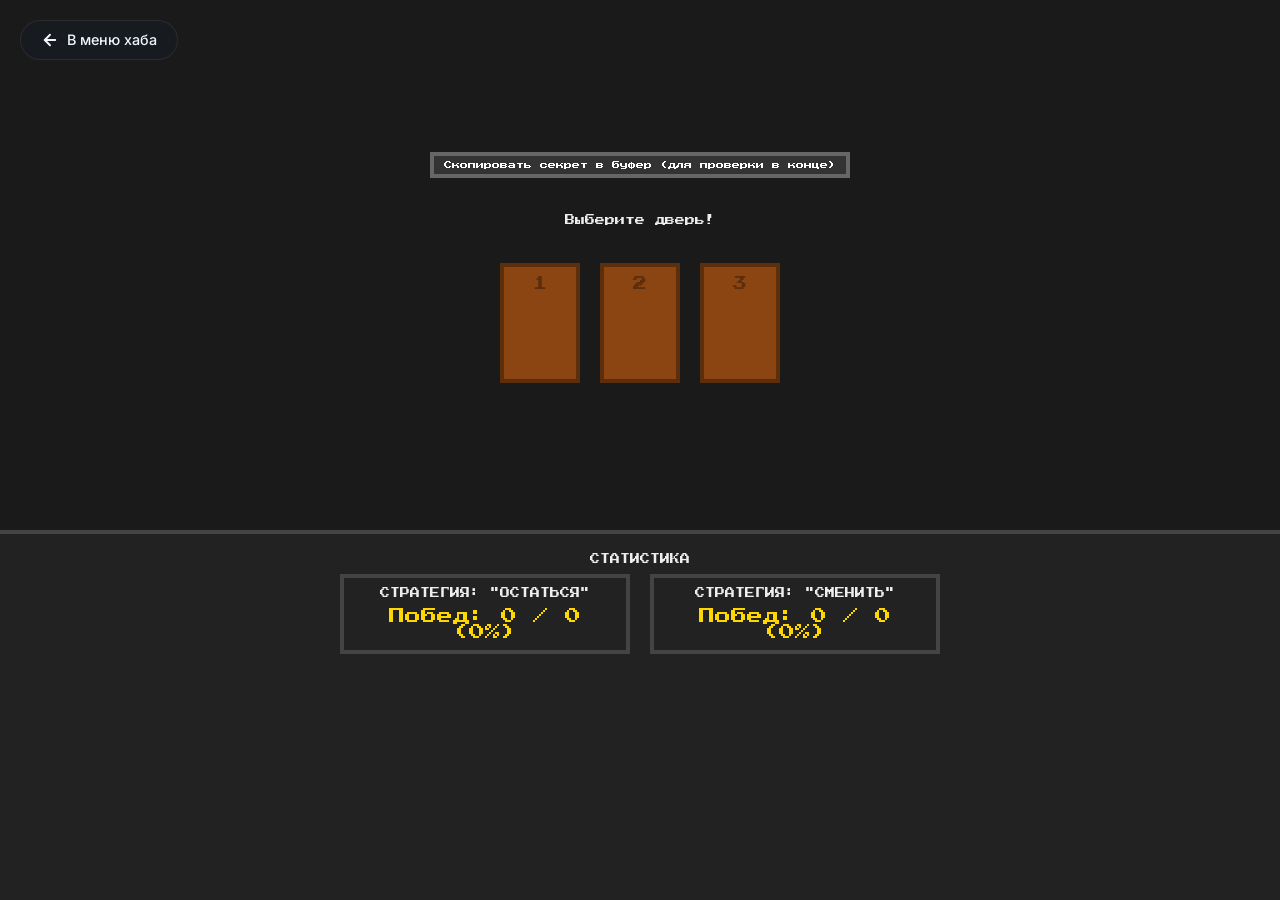
<file: paradox_game/Монти Холл.html>
<!DOCTYPE html>
<html lang="ru">
<head>
    <meta charset="UTF-8">
    <meta name="viewport" content="width=device-width, initial-scale=1.0">
    <title>Парадокс Монти Холла - Честная Игра</title>
    <!-- Подключение шрифтов: Press Start 2P для ретро-стиля игры и Inter для кнопки хаба -->
    <link href="https://fonts.googleapis.com/css2?family=Press+Start+2P&family=Inter:wght@400;500;600;800&display=swap" rel="stylesheet">
    <style>
        :root {
            --bg-color: #1a1a1a;
            --text-color: #eee;
            --accent-color: #ffd700;
            --door-color: #8b4513;
            --door-border: #5d2e0a;
            --pixel-size: 4px;
        }

        * {
            box-sizing: border-box;
            image-rendering: pixelated;
        }

        body {
            background-color: var(--bg-color);
            color: var(--text-color);
            font-family: 'Press Start 2P', cursive;
            margin: 0;
            display: flex;
            flex-direction: column;
            height: 100vh;
            overflow: hidden;
            font-size: 10px;
        }

        /* Layout */
        #game-section {
            flex: 3;
            display: flex;
            flex-direction: column;
            align-items: center;
            justify-content: center;
            border-bottom: var(--pixel-size) solid #444;
            padding: 20px;
            gap: 20px;
        }

        #stats-section {
            flex: 2;
            padding: 20px;
            background-color: #222;
            display: flex;
            flex-direction: column;
            align-items: center;
        }

        /* Game Elements */
        #message {
            text-align: center;
            line-height: 1.5;
            height: 3em;
            margin: 0;
        }

        .doors-container {
            display: flex;
            gap: 20px;
        }

        .door-wrapper {
            position: relative;
        }

        .door {
            width: 80px;
            height: 120px;
            background-color: var(--door-color);
            border: var(--pixel-size) solid var(--door-border);
            cursor: pointer;
            position: relative;
            transition: transform 0.1s, border-color 0.1s;
            display: flex;
            align-items: center;
            justify-content: center;
        }

        .door:hover:not(.disabled) {
            transform: scale(1.05);
            border-color: var(--accent-color);
        }

        .door.selected {
            border-color: #00ff00;
            box-shadow: 0 0 15px #00ff00;
        }

        .door.opened {
            background-color: #333;
            border-color: #111;
            cursor: default;
        }

        .door.disabled {
            cursor: default;
        }

        .door-content {
            font-size: 40px;
            display: none;
        }

        .door.opened .door-content {
            display: block;
        }

        .door-number {
            position: absolute;
            top: 10px;
            font-size: 14px;
            color: var(--door-border);
        }

        .door.opened .door-number {
            display: none;
        }

        /* Stats & Buttons */
        .stats-grid {
            display: grid;
            grid-template-columns: 1fr 1fr;
            gap: 20px;
            width: 100%;
            max-width: 600px;
            margin-top: 10px;
        }

        .stat-box {
            border: var(--pixel-size) solid #444;
            padding: 10px;
            text-align: center;
        }

        .stat-value {
            color: var(--accent-color);
            margin-top: 10px;
            font-size: 16px;
        }

        button {
            font-family: 'Press Start 2P', cursive;
            background-color: #444;
            color: white;
            border: var(--pixel-size) solid #666;
            padding: 10px 20px;
            cursor: pointer;
            margin: 5px;
            font-size: 10px;
        }

        button:hover {
            background-color: #555;
            border-color: #888;
        }

        button:active {
            transform: translateY(2px);
        }

        #controls {
            margin-top: 30px;
        }

        /* Fairness Panel */
        #fairness-panel {
            margin-bottom: 10px;
            font-size: 8px;
            color: #888;
            text-align: center;
        }

        .copy-btn {
            font-size: 8px;
            padding: 5px 10px;
            background-color: #333;
        }

        .hidden {
            display: none;
        }

        /* Полностью изолированные стили кнопки назад (как в Стеке) */
        .back-btn {
            all: unset !important;
            box-sizing: border-box !important;
            position: absolute !important;
            top: 20px !important;
            left: 20px !important;
            display: inline-flex !important;
            align-items: center !important;
            justify-content: center !important;
            gap: 8px !important;
            background: rgba(22, 27, 34, 0.6) !important;
            border: 1px solid rgba(255, 255, 255, 0.08) !important;
            padding: 10px 20px !important;
            border-radius: 30px !important;
            color: #f0f6fc !important;
            text-decoration: none !important;
            font-family: 'Inter', -apple-system, BlinkMacSystemFont, sans-serif !important;
            font-size: 14.4px !important;
            font-weight: 500 !important;
            backdrop-filter: blur(10px) !important;
            -webkit-backdrop-filter: blur(10px) !important;
            transition: all 0.3s cubic-bezier(0.4, 0, 0.2, 1) !important;
            z-index: 99999 !important;
            cursor: pointer !important;
            line-height: 1 !important;
        }

        .back-btn:hover {
            border-color: rgba(168, 85, 247, 0.5) !important;
            box-shadow: 0 0 15px rgba(168, 85, 247, 0.2) !important;
            transform: translateX(-3px) !important;
            color: #ffffff !important;
        }

        .back-btn svg {
            all: unset !important;
            box-sizing: border-box !important;
            width: 18px !important;
            height: 18px !important;
            stroke: currentColor !important;
            fill: none !important;
            stroke-width: 2.5 !important;
            stroke-linecap: round !important;
            stroke-linejoin: round !important;
            transition: all 0.3s cubic-bezier(0.4, 0, 0.2, 1) !important;
            flex-shrink: 0 !important;
            display: block !important;
        }
    </style>
</head>
<body>

    <!-- Кнопка возврата в хаб -->
    <a href="../index.html" class="back-btn">
        <svg viewBox="0 0 24 24">
            <line x1="19" y1="12" x2="5" y2="12"></line>
            <polyline points="12 19 5 12 12 5"></polyline>
        </svg>
        В меню хаба
    </a>

    <div id="game-section">
        <div id="fairness-panel">
            <button class="copy-btn" onclick="copySecret()">Скопировать секрет в буфер (для проверки в конце)</button>
        </div>

        <div id="message">Выберите дверь!</div>

        <div class="doors-container">
            <div class="door-wrapper">
                <div id="door-0" class="door" onclick="handleDoorClick(0)">
                    <span class="door-number">1</span>
                    <span class="door-content">?</span>
                </div>
            </div>
            <div class="door-wrapper">
                <div id="door-1" class="door" onclick="handleDoorClick(1)">
                    <span class="door-number">2</span>
                    <span class="door-content">?</span>
                </div>
            </div>
            <div class="door-wrapper">
                <div id="door-2" class="door" onclick="handleDoorClick(2)">
                    <span class="door-number">3</span>
                    <span class="door-content">?</span>
                </div>
            </div>
        </div>

        <div id="controls" class="hidden">
            <button id="stay-btn" onclick="finishGame(false)">Остаться</button>
            <button id="switch-btn" onclick="finishGame(true)">Сменить</button>
        </div>

        <div id="restart-container" class="hidden">
            <button onclick="initGame()">Сыграть еще раз</button>
        </div>
    </div>

    <div id="stats-section">
        <div>СТАТИСТИКА</div>
        <div class="stats-grid">
            <div class="stat-box">
                <div>СТРАТЕГИЯ: "ОСТАТЬСЯ"</div>
                <div id="stay-stats" class="stat-value">Побед: 0 / 0 (0%)</div>
            </div>
            <div class="stat-box">
                <div>СТРАТЕГИЯ: "СМЕНИТЬ"</div>
                <div id="switch-stats" class="stat-value">Побед: 0 / 0 (0%)</div>
            </div>
        </div>

        <div id="verification-result" class="hidden" style="margin-top: 20px; font-size: 8px; text-align: center;">
            <div style="color: var(--accent-color); margin-bottom: 5px;">ПРОВЕРКА ЧЕСТНОСТИ:</div>
            <div>В буфере было: <span id="reveal-secret" style="color: #fff; user-select: all;"></span></div>
            <div style="margin-top: 10px; color: #888;">Сравните это со значением из буфера!</div>
        </div>
    </div>

    <script>
        // Game State
        let carDoor = -1;
        let selectedDoor = -1;
        let openedGoatDoor = -1;
        let currentSecret = "";
        let isGameOver = false;
        let gameState = 'SELECTING'; // SELECTING, DECIDING, RESULT

        // Statistics
        const stats = {
            stay: { wins: 0, total: 0 },
            switch: { wins: 0, total: 0 }
        };

        function initGame() {
            carDoor = Math.floor(Math.random() * 3);
            currentSecret = `ДВЕРЬ №${carDoor + 1}`;
            
            document.getElementById('message').textContent = "Выберите дверь!";
            document.getElementById('controls').classList.add('hidden');
            document.getElementById('restart-container').classList.add('hidden');
            document.getElementById('verification-result').classList.add('hidden');
            
            selectedDoor = -1;
            openedGoatDoor = -1;
            isGameOver = false;
            gameState = 'SELECTING';

            for (let i = 0; i < 3; i++) {
                const door = document.getElementById(`door-${i}`);
                door.className = 'door';
                door.querySelector('.door-content').textContent = '?';
            }
        }

        function handleDoorClick(index) {
            if (gameState !== 'SELECTING') return;

            selectedDoor = index;
            gameState = 'DECIDING';
            
            const options = [0, 1, 2].filter(i => i !== carDoor && i !== selectedDoor);
            openedGoatDoor = options[Math.floor(Math.random() * options.length)];

            document.querySelectorAll('.door').forEach(d => d.classList.add('disabled'));
            document.getElementById(`door-${selectedDoor}`).classList.add('selected');
            document.getElementById(`door-${selectedDoor}`).classList.remove('disabled');
            
            setTimeout(() => {
                const goatDoor = document.getElementById(`door-${openedGoatDoor}`);
                goatDoor.classList.add('opened');
                goatDoor.querySelector('.door-content').textContent = '🐐';
                
                document.getElementById('message').textContent = `За дверью ${openedGoatDoor + 1} коза! Смените выбор?`;
                document.getElementById('controls').classList.remove('hidden');
            }, 500);
        }

        function finishGame(didSwitch) {
            if (gameState !== 'DECIDING') return;

            const finalDoor = didSwitch 
                ? [0, 1, 2].find(i => i !== selectedDoor && i !== openedGoatDoor)
                : selectedDoor;

            const won = finalDoor === carDoor;
            
            if (didSwitch) {
                stats.switch.total++;
                if (won) stats.switch.wins++;
            } else {
                stats.stay.total++;
                if (won) stats.stay.wins++;
            }

            gameState = 'RESULT';
            updateStatsUI();

            for (let i = 0; i < 3; i++) {
                const door = document.getElementById(`door-${i}`);
                door.classList.add('opened');
                door.classList.remove('selected');
                door.querySelector('.door-content').textContent = (i === carDoor) ? '🚗' : '🐐';
                if (i === finalDoor) door.classList.add('selected');
            }

            document.getElementById('message').textContent = won ? "ВЫ ВЫИГРАЛИ МАШИНУ!" : "Эх, попалась коза...";
            document.getElementById('controls').classList.add('hidden');
            document.getElementById('restart-container').classList.remove('hidden');

            document.getElementById('reveal-secret').textContent = currentSecret;
            document.getElementById('verification-result').classList.remove('hidden');
        }

        function updateStatsUI() {
            const stayPercent = stats.stay.total ? Math.round((stats.stay.wins / stats.stay.total) * 100) : 0;
            const switchPercent = stats.switch.total ? Math.round((stats.switch.wins / stats.switch.total) * 100) : 0;

            document.getElementById('stay-stats').textContent = `Побед: ${stats.stay.wins} / ${stats.stay.total} (${stayPercent}%)`;
            document.getElementById('switch-stats').textContent = `Побед: ${stats.switch.wins} / ${stats.switch.total} (${switchPercent}%)`;
        }

        function copySecret() {
            navigator.clipboard.writeText(currentSecret).then(() => {
                const btn = document.querySelector('.copy-btn');
                const originalText = btn.textContent;
                btn.textContent = "СКОПИРОВАНО!";
                setTimeout(() => btn.textContent = originalText, 2000);
            });
        }

        initGame();
    </script>
</body>
</html>
</file>
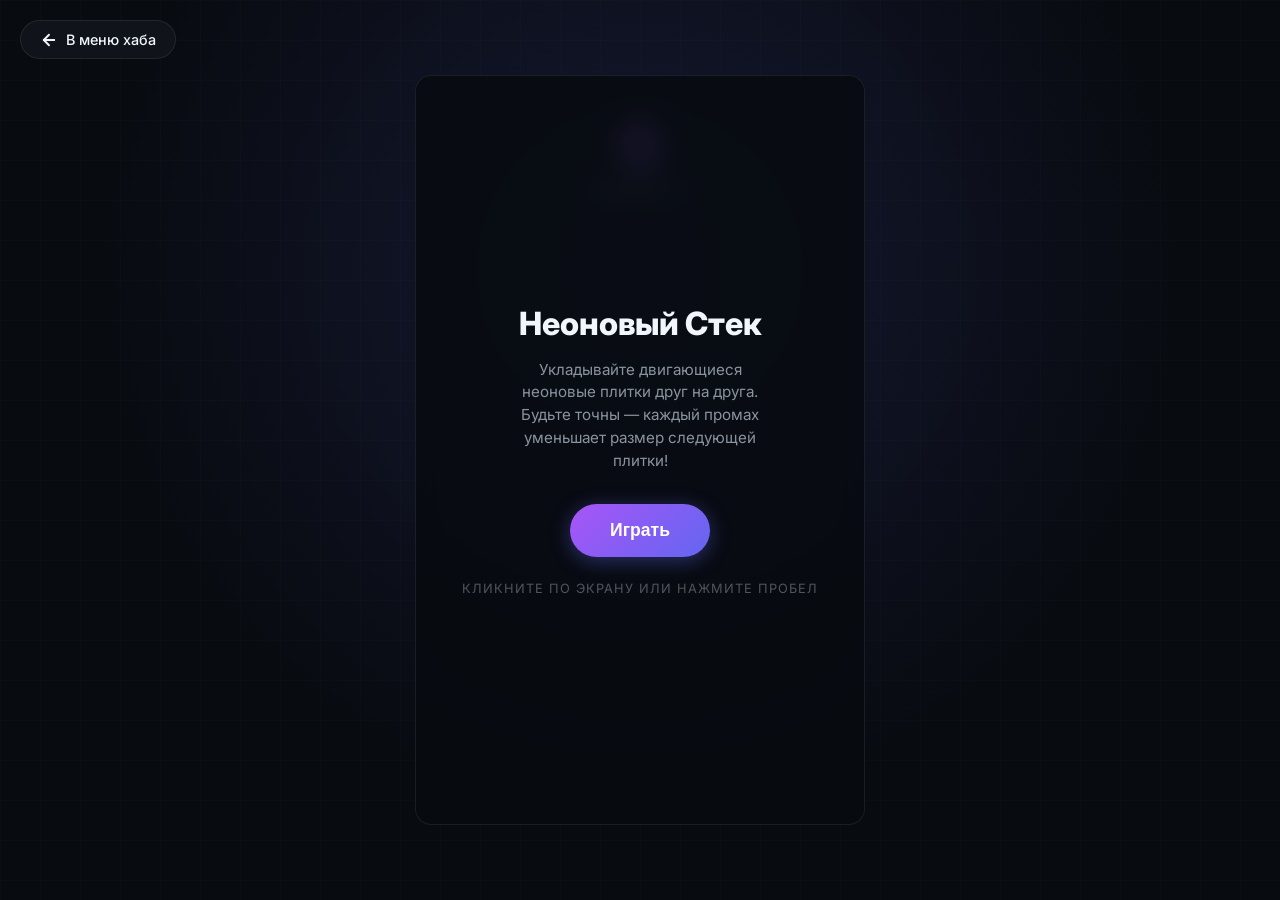
<file: simple_game/Стек.html>
<!DOCTYPE html>
<html lang="ru">
<head>
  <meta charset="UTF-8">
  <meta name="viewport" content="width=device-width, initial-scale=1.0, user-scalable=no">
  <title>Неоновый Стек – GameEasyHub</title>
  <link href="https://fonts.googleapis.com/css2?family=Inter:wght@400;600;800&display=swap" rel="stylesheet">
  <style>
    :root {
      --bg: #080b10;
      --card-bg: rgba(22, 27, 34, 0.6);
      --card-border: rgba(255, 255, 255, 0.08);
      --text-main: #f0f6fc;
      --text-muted: #8b949e;
      --accent-gradient: linear-gradient(135deg, #a855f7, #6366f1);
      --transition: all 0.3s cubic-bezier(0.4, 0, 0.2, 1);
    }

    * {
      box-sizing: border-box;
      margin: 0;
      padding: 0;
      user-select: none;
      -webkit-user-select: none;
    }

    body {
      font-family: 'Inter', sans-serif;
      background-color: var(--bg);
      background-image: 
        radial-gradient(circle at 50% 30%, rgba(99, 102, 241, 0.15), transparent 60%),
        linear-gradient(rgba(255, 255, 255, 0.01) 1px, transparent 1px),
        linear-gradient(90deg, rgba(255, 255, 255, 0.01) 1px, transparent 1px);
      background-size: 100% 100%, 40px 40px, 40px 40px;
      color: var(--text-main);
      min-height: 100vh;
      display: flex;
      flex-direction: column;
      align-items: center;
      justify-content: center;
      overflow: hidden;
      position: relative;
    }

    /* Кнопка назад */
    .back-btn {
      position: absolute;
      top: 20px;
      left: 20px;
      display: flex;
      align-items: center;
      gap: 0.5rem;
      background: var(--card-bg);
      border: 1px solid var(--card-border);
      padding: 0.6rem 1.2rem;
      border-radius: 30px;
      color: var(--text-main);
      text-decoration: none;
      font-size: 0.9rem;
      font-weight: 500;
      backdrop-filter: blur(10px);
      -webkit-backdrop-filter: blur(10px);
      transition: var(--transition);
      z-index: 10;
    }

    .back-btn:hover {
      border-color: rgba(168, 85, 247, 0.5);
      box-shadow: 0 0 15px rgba(168, 85, 247, 0.2);
      transform: translateX(-3px);
    }

    /* Игровой контейнер */
    .game-container {
      position: relative;
      width: 100%;
      max-width: 450px;
      height: 100vh;
      max-height: 750px;
      display: flex;
      flex-direction: column;
      align-items: center;
      justify-content: center;
    }

    canvas {
      background: transparent;
      display: block;
      max-width: 100%;
      max-height: 100%;
      border-radius: 16px;
    }

    /* Интерфейс поверх игры */
    .ui-layer {
      position: absolute;
      top: 40px;
      display: flex;
      flex-direction: column;
      align-items: center;
      pointer-events: none;
      z-index: 5;
    }

    .score {
      font-size: 4rem;
      font-weight: 800;
      background: var(--accent-gradient);
      -webkit-background-clip: text;
      -webkit-text-fill-color: transparent;
      line-height: 1;
      margin-bottom: 0.2rem;
      filter: drop-shadow(0 2px 8px rgba(168, 85, 247, 0.3));
    }

    .high-score {
      font-size: 0.9rem;
      color: var(--text-muted);
      font-weight: 600;
      letter-spacing: 1px;
      text-transform: uppercase;
    }

    /* Комбо-индикатор */
    .combo-indicator {
      position: absolute;
      top: 140px;
      font-size: 1.2rem;
      font-weight: 800;
      color: #38bdf8;
      opacity: 0;
      transform: scale(0.5);
      transition: transform 0.15s ease, opacity 0.15s ease;
      text-shadow: 0 0 10px rgba(56, 189, 248, 0.5);
      pointer-events: none;
      z-index: 5;
    }

    .combo-indicator.active {
      opacity: 1;
      transform: scale(1);
    }

    /* Экран старта / финиша */
    .overlay {
      position: absolute;
      inset: 0;
      background: rgba(8, 11, 16, 0.85);
      backdrop-filter: blur(12px);
      -webkit-backdrop-filter: blur(12px);
      display: flex;
      flex-direction: column;
      align-items: center;
      justify-content: center;
      padding: 2rem;
      text-align: center;
      z-index: 8;
      transition: opacity 0.4s ease;
      border-radius: 16px;
      border: 1px solid var(--card-border);
    }

    .overlay.hidden {
      opacity: 0;
      pointer-events: none;
    }

    .overlay h2 {
      font-size: 2rem;
      font-weight: 800;
      margin-bottom: 1rem;
      color: var(--text-main);
    }

    .overlay p {
      color: var(--text-muted);
      margin-bottom: 2rem;
      max-width: 280px;
      font-size: 0.95rem;
      line-height: 1.5;
    }

    .btn {
      background: var(--accent-gradient);
      border: none;
      outline: none;
      color: #fff;
      padding: 1rem 2.5rem;
      font-size: 1.1rem;
      font-weight: 600;
      border-radius: 30px;
      cursor: pointer;
      box-shadow: 0 4px 20px rgba(99, 102, 241, 0.4);
      transition: var(--transition);
    }

    .btn:hover {
      transform: translateY(-2px);
      box-shadow: 0 6px 24px rgba(99, 102, 241, 0.6);
    }

    .btn:active {
      transform: translateY(0);
    }

    /* Инструкция для мобильных */
    .tip {
      margin-top: 1.5rem;
      font-size: 0.8rem;
      color: rgba(255, 255, 255, 0.3);
      text-transform: uppercase;
      letter-spacing: 1px;
    }
  </style>
</head>
<body>

  <!-- Кнопка возврата в хаб -->
  <a href="../index.html" class="back-btn">
    <svg width="18" height="18" viewBox="0 0 24 24" fill="none" stroke="currentColor" stroke-width="2.5" stroke-linecap="round" stroke-linejoin="round">
      <line x1="19" y1="12" x2="5" y2="12"></line>
      <polyline points="12 19 5 12 12 5"></polyline>
    </svg>
    В меню хаба
  </a>

  <div class="game-container">
    <!-- UI элементы -->
    <div class="ui-layer">
      <div class="score" id="scoreDisplay">0</div>
      <div class="high-score" id="highScoreDisplay">Рекорд: 0</div>
    </div>

    <!-- Комбо-эффект -->
    <div class="combo-indicator" id="comboDisplay">ИДЕАЛЬНО x1</div>

    <!-- Игровой Canvas -->
    <canvas id="gameCanvas"></canvas>

    <!-- Экран Старта/Рестарта -->
    <div class="overlay" id="menuOverlay">
      <h2 id="menuTitle">Неоновый Стек</h2>
      <p id="menuDesc">Укладывайте двигающиеся неоновые плитки друг на друга. Будьте точны — каждый промах уменьшает размер следующей плитки!</p>
      <button class="btn" id="actionBtn">Играть</button>
      <div class="tip">Кликните по экрану или нажмите ПРОБЕЛ</div>
    </div>
  </div>

  <script>
    const canvas = document.getElementById('gameCanvas');
    const ctx = canvas.getContext('2d');

    const scoreDisplay = document.getElementById('scoreDisplay');
    const highScoreDisplay = document.getElementById('highScoreDisplay');
    const comboDisplay = document.getElementById('comboDisplay');
    const menuOverlay = document.getElementById('menuOverlay');
    const menuTitle = document.getElementById('menuTitle');
    const menuDesc = document.getElementById('menuDesc');
    const actionBtn = document.getElementById('actionBtn');

    // Настройка размеров Canvas
    const dpr = window.devicePixelRatio || 1;
    const gameWidth = 450;
    const gameHeight = 700;

    canvas.width = gameWidth * dpr;
    canvas.height = gameHeight * dpr;
    ctx.scale(dpr, dpr);

    // Аудио эффекты на Web Audio API
    const AudioCtx = window.AudioContext || window.webkitAudioContext;
    let audioCtx = null;

    function initAudio() {
      if (!audioCtx) {
        audioCtx = new AudioCtx();
      }
    }

    function playBeep(pitch = 440, duration = 0.1, type = 'sine') {
      if (!audioCtx) return;
      try {
        const osc = audioCtx.createOscillator();
        const gainNode = audioCtx.createGain();
        osc.connect(gainNode);
        gainNode.connect(audioCtx.destination);
        
        osc.type = type;
        osc.frequency.setValueAtTime(pitch, audioCtx.currentTime);
        
        gainNode.gain.setValueAtTime(0.08, audioCtx.currentTime);
        gainNode.gain.exponentialRampToValueAtTime(0.001, audioCtx.currentTime + duration);
        
        osc.start();
        osc.stop(audioCtx.currentTime + duration);
      } catch (e) {}
    }

    // Состояние игры
    let score = 0;
    let highScore = localStorage.getItem('stack_high_score') || 0;
    let gameStarted = false;
    let gameOver = false;

    const blockHeight = 16;
    let cameraY = 0;
    let targetCameraY = 0;

    let tower = [];
    let debris = [];
    let particles = [];
    let currentBlock = null;

    let comboCount = 0;
    let hueOffset = Math.floor(Math.random() * 360);

    highScoreDisplay.textContent = `Рекорд: ${highScore}`;

    // Класс плитки (блока)
    class Block {
      constructor(x, y, z, w, d, hue, isMoving = false, axis = 'x') {
        this.x = x;
        this.y = y;
        this.z = z;
        this.w = w;
        this.d = d;
        this.h = blockHeight;
        this.hue = hue;
        this.isMoving = isMoving;
        this.axis = axis; // 'x' или 'y'
        this.direction = 1;
        this.speed = 2.5 + Math.min(score * 0.08, 4); // Скорость растет с ростом счета
      }

      update() {
        if (!this.isMoving) return;
        
        const limit = 220;
        if (this.axis === 'x') {
          this.x += this.direction * this.speed;
          if (this.x > limit || this.x < -limit) this.direction *= -1;
        } else {
          this.y += this.direction * this.speed;
          if (this.y > limit || this.y < -limit) this.direction *= -1;
        }
      }
    }

    // Класс обломков (падающих частей)
    class Debris {
      constructor(x, y, z, w, d, hue, vx, vy) {
        this.x = x;
        this.y = y;
        this.z = z;
        this.w = w;
        this.d = d;
        this.h = blockHeight;
        this.hue = hue;
        this.vx = vx;
        this.vy = vy;
        this.vz = 0;
        this.gravity = 0.5;
        this.rotation = 0;
        this.vRot = (Math.random() - 0.5) * 0.1;
      }

      update() {
        this.x += this.vx;
        this.y += this.vy;
        this.z += this.vz;
        this.vz -= this.gravity;
        this.rotation += this.vRot;
      }
    }

    // Класс эффектов частиц
    class Particle {
      constructor(x, y, color) {
        this.x = x;
        this.y = y;
        this.color = color;
        this.vx = (Math.random() - 0.5) * 6;
        this.vy = (Math.random() - 0.5) * 6;
        this.alpha = 1;
        this.decay = 0.03 + Math.random() * 0.02;
      }

      update() {
        this.x += this.vx;
        this.y += this.vy;
        this.alpha -= this.decay;
      }
    }

    // Изометрическая проекция 3D точек на 2D экран
    function project(x, y, z) {
      const cx = gameWidth / 2;
      // Знак "+" перед cameraY исправлен, чтобы камера плавно двигалась ВНИЗ по мере роста башни
      const cy = gameHeight * 0.72 + cameraY;
      const isoX = (x - y) * Math.cos(Math.PI / 6);
      const isoY = (x + y) * Math.sin(Math.PI / 6) - z;
      return { x: cx + isoX, y: cy + isoY };
    }

    // Функция отрисовки изометрического блока
    function drawBlock(block, alpha = 1) {
      const { x, y, z, w, d, h, hue } = block;

      const topColor = `hsla(${hue}, 80%, 55%, ${alpha})`;
      const leftColor = `hsla(${hue}, 80%, 42%, ${alpha})`;
      const rightColor = `hsla(${hue}, 80%, 30%, ${alpha})`;

      // Bottom points (z)
      const b_back = project(x, y, z);
      const b_right = project(x + w, y, z);
      const b_front = project(x + w, y + d, z);
      const b_left = project(x, y + d, z);

      // Top points (z + h)
      const t_back = project(x, y, z + h);
      const t_right = project(x + w, y, z + h);
      const t_front = project(x + w, y + d, z + h);
      const t_left = project(x, y + d, z + h);

      // Свечение для верхнего блока
      if (block.isMoving) {
        ctx.shadowColor = `hsl(${hue}, 80%, 65%)`;
        ctx.shadowBlur = 15;
      } else {
        ctx.shadowBlur = 0;
      }

      // 1. Отрисовка левой стороны (Фронт-Лево)
      ctx.fillStyle = leftColor;
      ctx.beginPath();
      ctx.moveTo(b_left.x, b_left.y);
      ctx.lineTo(b_front.x, b_front.y);
      ctx.lineTo(t_front.x, t_front.y);
      ctx.lineTo(t_left.x, t_left.y);
      ctx.closePath();
      ctx.fill();

      // 2. Отрисовка правой стороны (Фронт-Право)
      ctx.fillStyle = rightColor;
      ctx.beginPath();
      ctx.moveTo(b_front.x, b_front.y);
      ctx.lineTo(b_right.x, b_right.y);
      ctx.lineTo(t_right.x, t_right.y);
      ctx.lineTo(t_front.x, t_front.y);
      ctx.closePath();
      ctx.fill();

      // 3. Отрисовка верхней плоскости
      ctx.fillStyle = topColor;
      ctx.beginPath();
      ctx.moveTo(t_back.x, t_back.y);
      ctx.lineTo(t_right.x, t_right.y);
      ctx.lineTo(t_front.x, t_front.y);
      ctx.lineTo(t_left.x, t_left.y);
      ctx.closePath();
      ctx.fill();

      // Сброс свечения
      ctx.shadowBlur = 0;
    }

    // Отрисовка летящих обломков
    function drawDebris(deb) {
      ctx.save();
      drawBlock(deb, 0.7);
      ctx.restore();
    }

    // Инициализация новой игры
    function initGame() {
      initAudio();
      score = 0;
      scoreDisplay.textContent = score;
      cameraY = 0;
      targetCameraY = 0;
      tower = [];
      debris = [];
      particles = [];
      comboCount = 0;
      gameOver = false;

      // Базовая плитка-основание
      const baseSize = 160;
      tower.push(new Block(0, 0, 0, baseSize, baseSize, hueOffset));

      // Спавн первой летающей плитки
      spawnNextBlock();
    }

    // Создание следующей летающей плитки
    function spawnNextBlock() {
      const topBlock = tower[tower.length - 1];
      const nextZ = topBlock.z + blockHeight;
      const axis = tower.length % 2 === 0 ? 'x' : 'y';
      
      const nextHue = (hueOffset + tower.length * 6) % 360;

      // Плитка залетает с края
      let startX = topBlock.x;
      let startY = topBlock.y;
      if (axis === 'x') {
        startX = -180;
      } else {
        startY = -180;
      }

      currentBlock = new Block(startX, startY, nextZ, topBlock.w, topBlock.d, nextHue, true, axis);
      
      // ИСПРАВЛЕНО: Теперь вычитание идет в правильном направлении, камера уходит вниз.
      if (tower.length >= 8) {
        targetCameraY = (tower.length - 8) * blockHeight;
      } else {
        targetCameraY = 0;
      }
    }

    // Создание эффекта вспышки частиц при идеальной стыковке
    function spawnSuccessParticles(block) {
      const p = project(block.x + block.w / 2, block.y + block.d / 2, block.z + block.h);
      const color = `hsl(${block.hue}, 90%, 65%)`;
      for (let i = 0; i < 20; i++) {
        particles.push(new Particle(p.x, p.y, color));
      }
    }

    // Функция действия (укладка плитки)
    function handleAction() {
      if (!gameStarted || gameOver) return;

      const top = tower[tower.length - 1];
      const curr = currentBlock;
      curr.isMoving = false;

      let isPerfect = false;
      const tolerance = 4; // Пиксельная погрешность для идеального слияния

      if (curr.axis === 'x') {
        const offset = curr.x - top.x;
        if (Math.abs(offset) < tolerance) {
          // ИДЕАЛЬНО!
          curr.x = top.x;
          isPerfect = true;
        } else {
          // Вычисление среза
          const overlapStart = Math.max(curr.x, top.x);
          const overlapEnd = Math.min(curr.x + curr.w, top.x + top.w);
          const overlapWidth = overlapEnd - overlapStart;

          if (overlapWidth <= 0) {
            triggerGameOver();
            return;
          }

          // Создание падающего осколка
          if (curr.x < top.x) {
            debris.push(new Debris(curr.x, curr.y, curr.z, top.x - curr.x, curr.d, curr.hue, -2, 0));
          } else {
            debris.push(new Debris(overlapEnd, curr.y, curr.z, (curr.x + curr.w) - overlapEnd, curr.d, curr.hue, 2, 0));
          }

          curr.x = overlapStart;
          curr.w = overlapWidth;
        }
      } else {
        // Ось Y
        const offset = curr.y - top.y;
        if (Math.abs(offset) < tolerance) {
          // ИДЕАЛЬНО!
          curr.y = top.y;
          isPerfect = true;
        } else {
          // Вычисление среза
          const overlapStart = Math.max(curr.y, top.y);
          const overlapEnd = Math.min(curr.y + curr.d, top.y + top.d);
          const overlapDepth = overlapEnd - overlapStart;

          if (overlapDepth <= 0) {
            triggerGameOver();
            return;
          }

          // Создание падающего осколка
          if (curr.y < top.y) {
            debris.push(new Debris(curr.x, curr.y, curr.z, curr.w, top.y - curr.y, curr.hue, 0, -2));
          } else {
            debris.push(new Debris(curr.x, overlapEnd, curr.z, curr.w, (curr.y + curr.d) - overlapEnd, curr.hue, 0, 2));
          }

          curr.y = overlapStart;
          curr.d = overlapDepth;
        }
      }

      // Обработка комбо
      if (isPerfect) {
        comboCount++;
        showCombo(comboCount);
        spawnSuccessParticles(curr);
        playBeep(440 + comboCount * 45, 0.15, 'triangle');
      } else {
        comboCount = 0;
        hideCombo();
        playBeep(330, 0.1, 'sine');
      }

      tower.push(curr);
      score++;
      scoreDisplay.textContent = score;

      spawnNextBlock();
    }

    // Показать плашку комбо
    function showCombo(count) {
      comboDisplay.textContent = `ИДЕАЛЬНО x${count}`;
      comboDisplay.classList.add('active');
    }

    function hideCombo() {
      comboDisplay.classList.remove('active');
    }

    // Конец игры
    function triggerGameOver() {
      gameOver = true;
      playBeep(180, 0.4, 'sawtooth');

      // Падение всего текущего блока целиком
      debris.push(new Debris(currentBlock.x, currentBlock.y, currentBlock.z, currentBlock.w, currentBlock.d, currentBlock.hue, 0, 0));
      currentBlock = null;

      if (score > highScore) {
        highScore = score;
        localStorage.setItem('stack_high_score', highScore);
        highScoreDisplay.textContent = `Рекорд: ${highScore}`;
      }

      setTimeout(() => {
        menuTitle.textContent = "Игра окончена!";
        menuDesc.textContent = `Ваш результат: ${score} очк. Запустите новую попытку и побейте свой лучший результат!`;
        actionBtn.textContent = "Заново";
        menuOverlay.classList.remove('hidden');
      }, 1000);
    }

    // Главный игровой цикл
    function gameLoop() {
      ctx.clearRect(0, 0, gameWidth, gameHeight);

      // Плавный скроллинг камеры (увеличен коэффициент до 0.1 для большей отзывчивости)
      cameraY += (targetCameraY - cameraY) * 0.1;

      // Отрисовка башни
      tower.forEach(block => drawBlock(block));

      // Обновление и отрисовка движущегося блока
      if (currentBlock && !gameOver) {
        currentBlock.update();
        drawBlock(currentBlock);
      }

      // Обновление и отрисовка падающих обломков
      for (let i = debris.length - 1; i >= 0; i--) {
        const d = debris[i];
        d.update();
        drawDebris(d);

        // Удаление обломков улетевших за экран
        if (d.z < -200) {
          debris.splice(i, 1);
        }
      }

      // Отрисовка частиц
      for (let i = particles.length - 1; i >= 0; i--) {
        const p = particles[i];
        p.update();
        ctx.save();
        ctx.globalAlpha = p.alpha;
        ctx.fillStyle = p.color;
        ctx.beginPath();
        ctx.arc(p.x, p.y, 3, 0, Math.PI * 2);
        ctx.fill();
        ctx.restore();

        if (p.alpha <= 0) {
          particles.splice(i, 1);
        }
      }

      requestAnimationFrame(gameLoop);
    }

    // Слушатели событий
    actionBtn.addEventListener('click', (e) => {
      e.stopPropagation();
      initGame();
      menuOverlay.classList.add('hidden');
      gameStarted = true;
    });

    window.addEventListener('keydown', (e) => {
      if (e.code === 'Space') {
        e.preventDefault();
        if (!gameStarted) {
          actionBtn.click();
        } else {
          handleAction();
        }
      }
    });

    canvas.addEventListener('touchstart', (e) => {
      e.preventDefault();
      if (gameStarted) handleAction();
    });

    canvas.addEventListener('mousedown', (e) => {
      if (gameStarted) handleAction();
    });

    // Запуск цикла
    gameLoop();
  </script>
</body>
</html>
</file>
<file: space_shooter/style.css>
* {
    margin: 0;
    padding: 0;
    box-sizing: border-box;
    -webkit-tap-highlight-color: transparent;
    user-select: none;
}

html, body {
    width: 100%;
    height: 100%;
    overflow: hidden;
    background: #0a0a1a;
    font-family: 'Segoe UI', Tahoma, Geneva, Verdana, sans-serif;
    color: #fff;
}

#game-wrapper {
    width: 100%;
    height: 100%;
    position: relative;
    display: flex;
    align-items: center;
    justify-content: center;
}

/* Экраны */
.screen {
    display: none;
    width: 100%;
    height: 100%;
    position: absolute;
    top: 0;
    left: 0;
    align-items: center;
    justify-content: center;
}

.screen.active {
    display: flex;
}

/* Меню */
.menu-content {
    text-align: center;
    padding: 20px;
    max-width: 400px;
    width: 90%;
}

.menu-content h1 {
    font-size: clamp(2rem, 8vw, 3.5rem);
    margin-bottom: 5px;
    text-shadow: 0 0 20px rgba(0, 150, 255, 0.5);
    animation: glow 2s ease-in-out infinite alternate;
}

@keyframes glow {
    from { text-shadow: 0 0 10px rgba(0, 150, 255, 0.3); }
    to { text-shadow: 0 0 30px rgba(0, 150, 255, 0.8), 0 0 60px rgba(0, 150, 255, 0.3); }
}

.subtitle {
    color: #888;
    margin-bottom: 30px;
    font-size: clamp(0.9rem, 3vw, 1.2rem);
}

.menu-content h2 {
    font-size: clamp(1.5rem, 5vw, 2rem);
    margin-bottom: 20px;
    color: #4fc3f7;
}

.btn {
    display: block;
    width: 100%;
    max-width: 280px;
    margin: 12px auto;
    padding: 16px 20px;
    font-size: clamp(1rem, 4vw, 1.2rem);
    font-weight: bold;
    border: none;
    border-radius: 12px;
    cursor: pointer;
    background: linear-gradient(135deg, #1a73e8, #0d47a1);
    color: #fff;
    letter-spacing: 2px;
    transition: transform 0.2s, box-shadow 0.2s;
    box-shadow: 0 4px 15px rgba(26, 115, 232, 0.4);
}

.btn:hover {
    transform: translateY(-2px);
    box-shadow: 0 6px 20px rgba(26, 115, 232, 0.6);
}

.btn:active {
    transform: translateY(0);
}

.back-btn {
    background: linear-gradient(135deg, #555, #333);
    box-shadow: 0 4px 15px rgba(0, 0, 0, 0.4);
    margin-top: 20px;
}

/* Экран игры */
#game-screen {
    flex-direction: column;
    background: #000;
}

#gameCanvas {
    display: block;
    width: 100%;
    height: 100%;
    touch-action: none;
}

#game-hud {
    position: absolute;
    top: 0;
    left: 0;
    right: 0;
    display: flex;
    justify-content: space-between;
    padding: 8px 12px;
    font-size: clamp(0.7rem, 2.5vw, 0.9rem);
    background: linear-gradient(180deg, rgba(0,0,0,0.8), transparent);
    pointer-events: none;
    z-index: 10;
}

#game-hud > div {
    padding: 4px 8px;
    background: rgba(0,0,0,0.5);
    border-radius: 8px;
    border: 1px solid rgba(255,255,255,0.1);
}

/* Экран улучшений */
#coins-display {
    font-size: clamp(1.2rem, 4vw, 1.5rem);
    margin-bottom: 20px;
    color: #ffd700;
}

#upgrades-list {
    margin-bottom: 10px;
}

.upgrade-item {
    display: flex;
    align-items: center;
    justify-content: space-between;
    padding: 10px 12px;
    margin: 6px 0;
    background: rgba(255,255,255,0.05);
    border-radius: 10px;
    border: 1px solid rgba(255,255,255,0.1);
    gap: 6px;
    flex-wrap: wrap;
}

.upgrade-name {
    font-weight: bold;
    min-width: 100px;
    font-size: clamp(0.8rem, 3vw, 0.95rem);
}

.upgrade-level {
    color: #4fc3f7;
    font-size: clamp(0.75rem, 2.5vw, 0.85rem);
}

.upgrade-cost {
    color: #ffd700;
    font-size: clamp(0.75rem, 2.5vw, 0.85rem);
}

.btn-small {
    padding: 6px 14px;
    font-size: clamp(0.7rem, 2.5vw, 0.8rem);
    font-weight: bold;
    border: none;
    border-radius: 8px;
    cursor: pointer;
    background: linear-gradient(135deg, #2e7d32, #1b5e20);
    color: #fff;
    transition: transform 0.2s;
}

.btn-small:active {
    transform: scale(0.95);
}

/* Как играть */
.howto-text {
    text-align: left;
    font-size: clamp(0.85rem, 3vw, 1rem);
    line-height: 1.8;
    background: rgba(255,255,255,0.05);
    padding: 16px;
    border-radius: 12px;
    border: 1px solid rgba(255,255,255,0.1);
}

.howto-text p {
    margin: 8px 0;
}

/* Game Over */
#gameover-screen .menu-content p {
    font-size: clamp(1rem, 4vw, 1.3rem);
    margin: 10px 0;
}

#final-score {
    color: #ffd700;
    font-weight: bold;
}

#final-level {
    color: #4fc3f7;
    font-weight: bold;
}

#final-coins {
    color: #ffd700;
    font-weight: bold;
}

/* Адаптация под мобильные */
@media (max-width: 480px) {
    .menu-content {
        padding: 15px;
    }
    
    .upgrade-item {
        padding: 8px 10px;
    }
    
    #game-hud {
        padding: 5px 8px;
        font-size: 0.7rem;
    }
}
</file>
